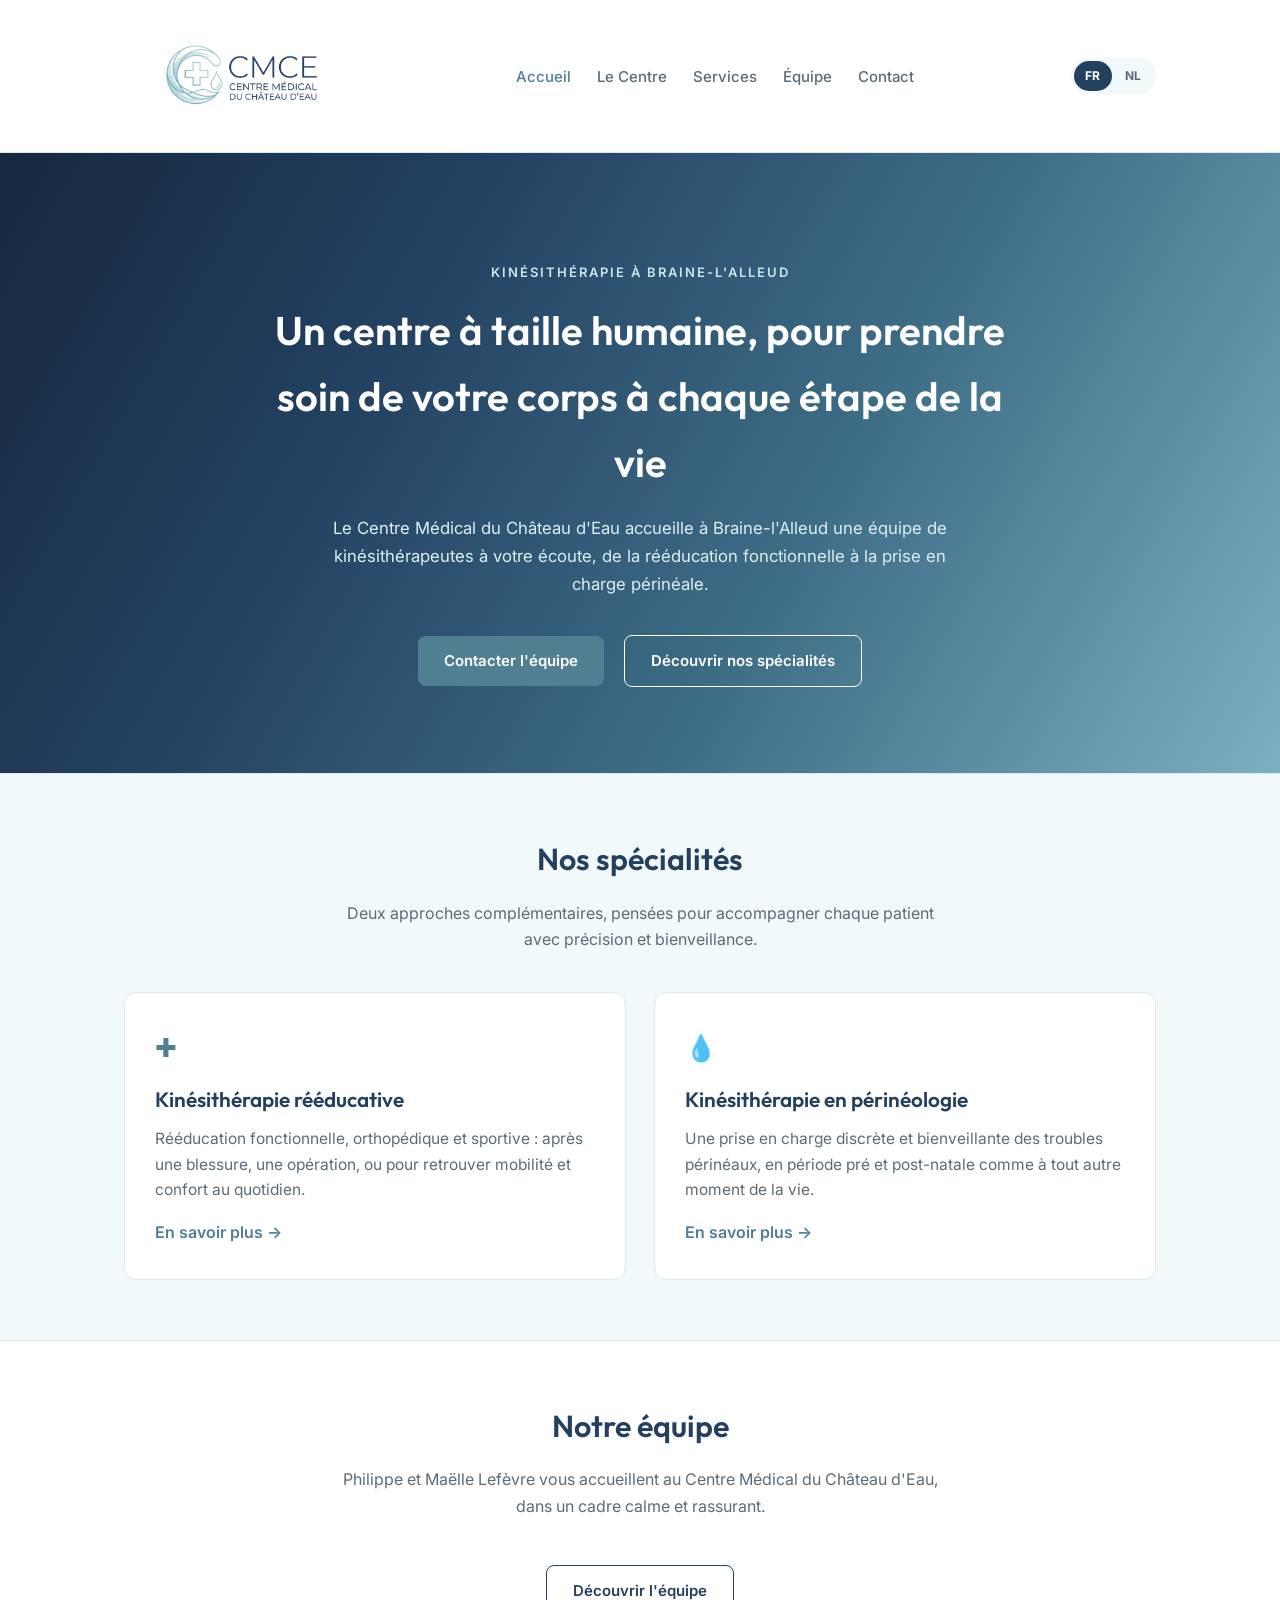
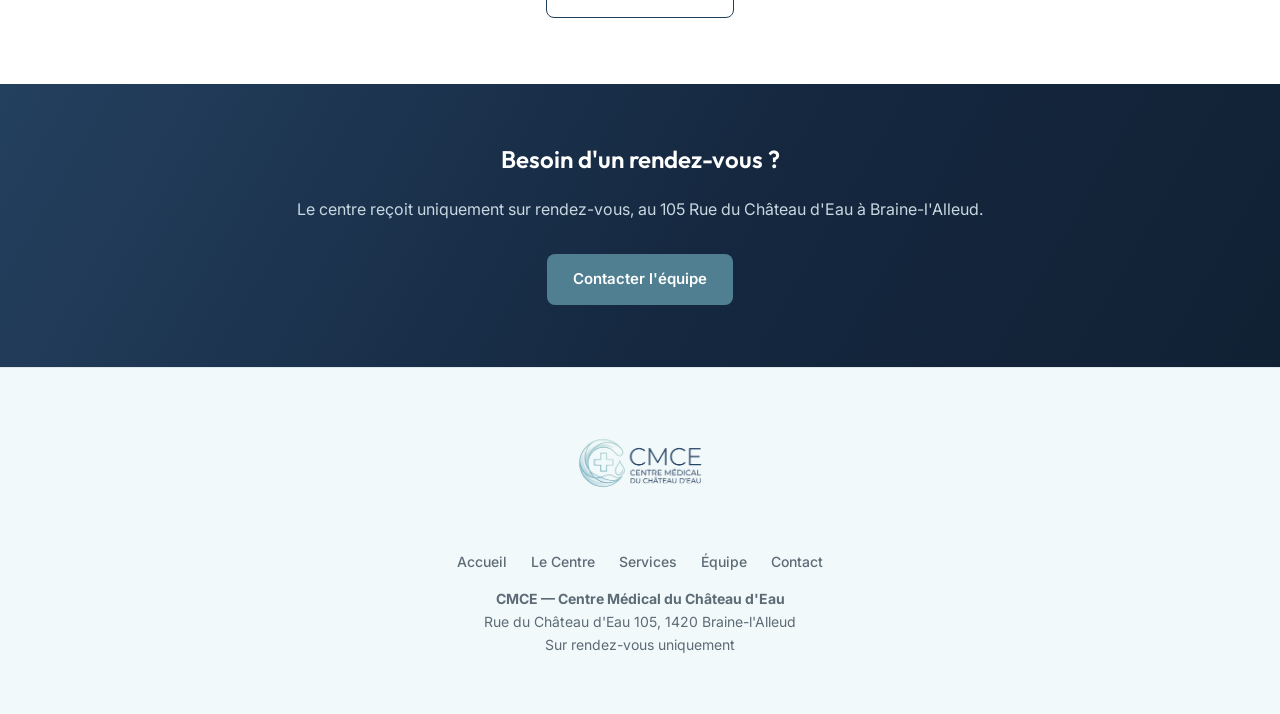
<file: index.html>
<!DOCTYPE html>
<html lang="fr">
<head>
<meta charset="UTF-8">
<meta name="viewport" content="width=device-width, initial-scale=1.0">
<title>CMCE — Centre Médical du Château d'Eau | Kinésithérapie à Braine-l'Alleud</title>
<meta name="description" content="Le Centre Médical du Château d'Eau accueille à Braine-l'Alleud une équipe de kinésithérapeutes : rééducation fonctionnelle et kinésithérapie périnéologique.">
<link rel="icon" href="favicon.png" type="image/png">
<link rel="apple-touch-icon" href="apple-touch-icon.png">
<link rel="preconnect" href="https://fonts.googleapis.com">
<link href="https://fonts.googleapis.com/css2?family=Outfit:wght@500;600;700&family=Inter:wght@400;500;600&display=swap" rel="stylesheet">
<link rel="stylesheet" href="css/style.css">
</head>
<body>

<header class="site-header">
  <div class="container">
    <a href="index.html" class="brand">
      <img src="images/logo.png" alt="CMCE — Centre Médical du Château d'Eau" class="brand-mark">
    </a>
    <nav class="main-nav">
      <ul>
        <li><a href="index.html" class="active">Accueil</a></li>
        <li><a href="le-centre.html">Le Centre</a></li>
        <li><a href="services.html">Services</a></li>
        <li><a href="equipe.html">Équipe</a></li>
        <li><a href="contact.html">Contact</a></li>
      </ul>
    </nav>
    <div class="lang-switch">
      <a href="index.html" class="active">FR</a>
      <a href="nl/index.html">NL</a>
    </div>
  </div>
</header>

<section class="hero">
  <div class="container">
    <p class="eyebrow">Kinésithérapie à Braine-l'Alleud</p>
    <h1>Un centre à taille humaine, pour prendre soin de votre corps à chaque étape de la vie</h1>
    <p class="lead">Le Centre Médical du Château d'Eau accueille à Braine-l'Alleud une équipe de kinésithérapeutes à votre écoute, de la rééducation fonctionnelle à la prise en charge périnéale.</p>
    <a href="equipe.html" class="btn btn-primary">Contacter l'équipe</a>
    <a href="services.html" class="btn btn-outline">Découvrir nos spécialités</a>
  </div>
</section>

<section class="alt">
  <div class="container">
    <h2 class="section-title">Nos spécialités</h2>
    <p class="section-intro">Deux approches complémentaires, pensées pour accompagner chaque patient avec précision et bienveillance.</p>
    <div class="grid-2">
      <div class="card">
        <span class="mark">✚</span>
        <h3>Kinésithérapie rééducative</h3>
        <p>Rééducation fonctionnelle, orthopédique et sportive : après une blessure, une opération, ou pour retrouver mobilité et confort au quotidien.</p>
        <a href="services.html" class="card-link">En savoir plus →</a>
      </div>
      <div class="card">
        <span class="mark">💧</span>
        <h3>Kinésithérapie en périnéologie</h3>
        <p>Une prise en charge discrète et bienveillante des troubles périnéaux, en période pré et post-natale comme à tout autre moment de la vie.</p>
        <a href="services.html" class="card-link">En savoir plus →</a>
      </div>
    </div>
  </div>
</section>

<section>
  <div class="container">
    <h2 class="section-title">Notre équipe</h2>
    <p class="section-intro">Philippe et Maëlle Lefèvre vous accueillent au Centre Médical du Château d'Eau, dans un cadre calme et rassurant.</p>
    <div style="text-align:center;">
      <a href="equipe.html" class="btn btn-outline">Découvrir l'équipe</a>
    </div>
  </div>
</section>

<section class="cta-band">
  <div class="container">
    <h2>Besoin d'un rendez-vous ?</h2>
    <p>Le centre reçoit uniquement sur rendez-vous, au 105 Rue du Château d'Eau à Braine-l'Alleud.</p>
    <a href="equipe.html" class="btn btn-primary">Contacter l'équipe</a>
  </div>
</section>

<footer>
  <div class="container">
    <img src="images/logo.png" alt="CMCE" class="footer-logo">
    <div class="footer-nav">
      <a href="index.html">Accueil</a>
      <a href="le-centre.html">Le Centre</a>
      <a href="services.html">Services</a>
      <a href="equipe.html">Équipe</a>
      <a href="contact.html">Contact</a>
    </div>
    <p><strong>CMCE — Centre Médical du Château d'Eau</strong><br>
    Rue du Château d'Eau 105, 1420 Braine-l'Alleud<br>
    Sur rendez-vous uniquement</p>
  </div>
</footer>

</body>
</html>
</file>
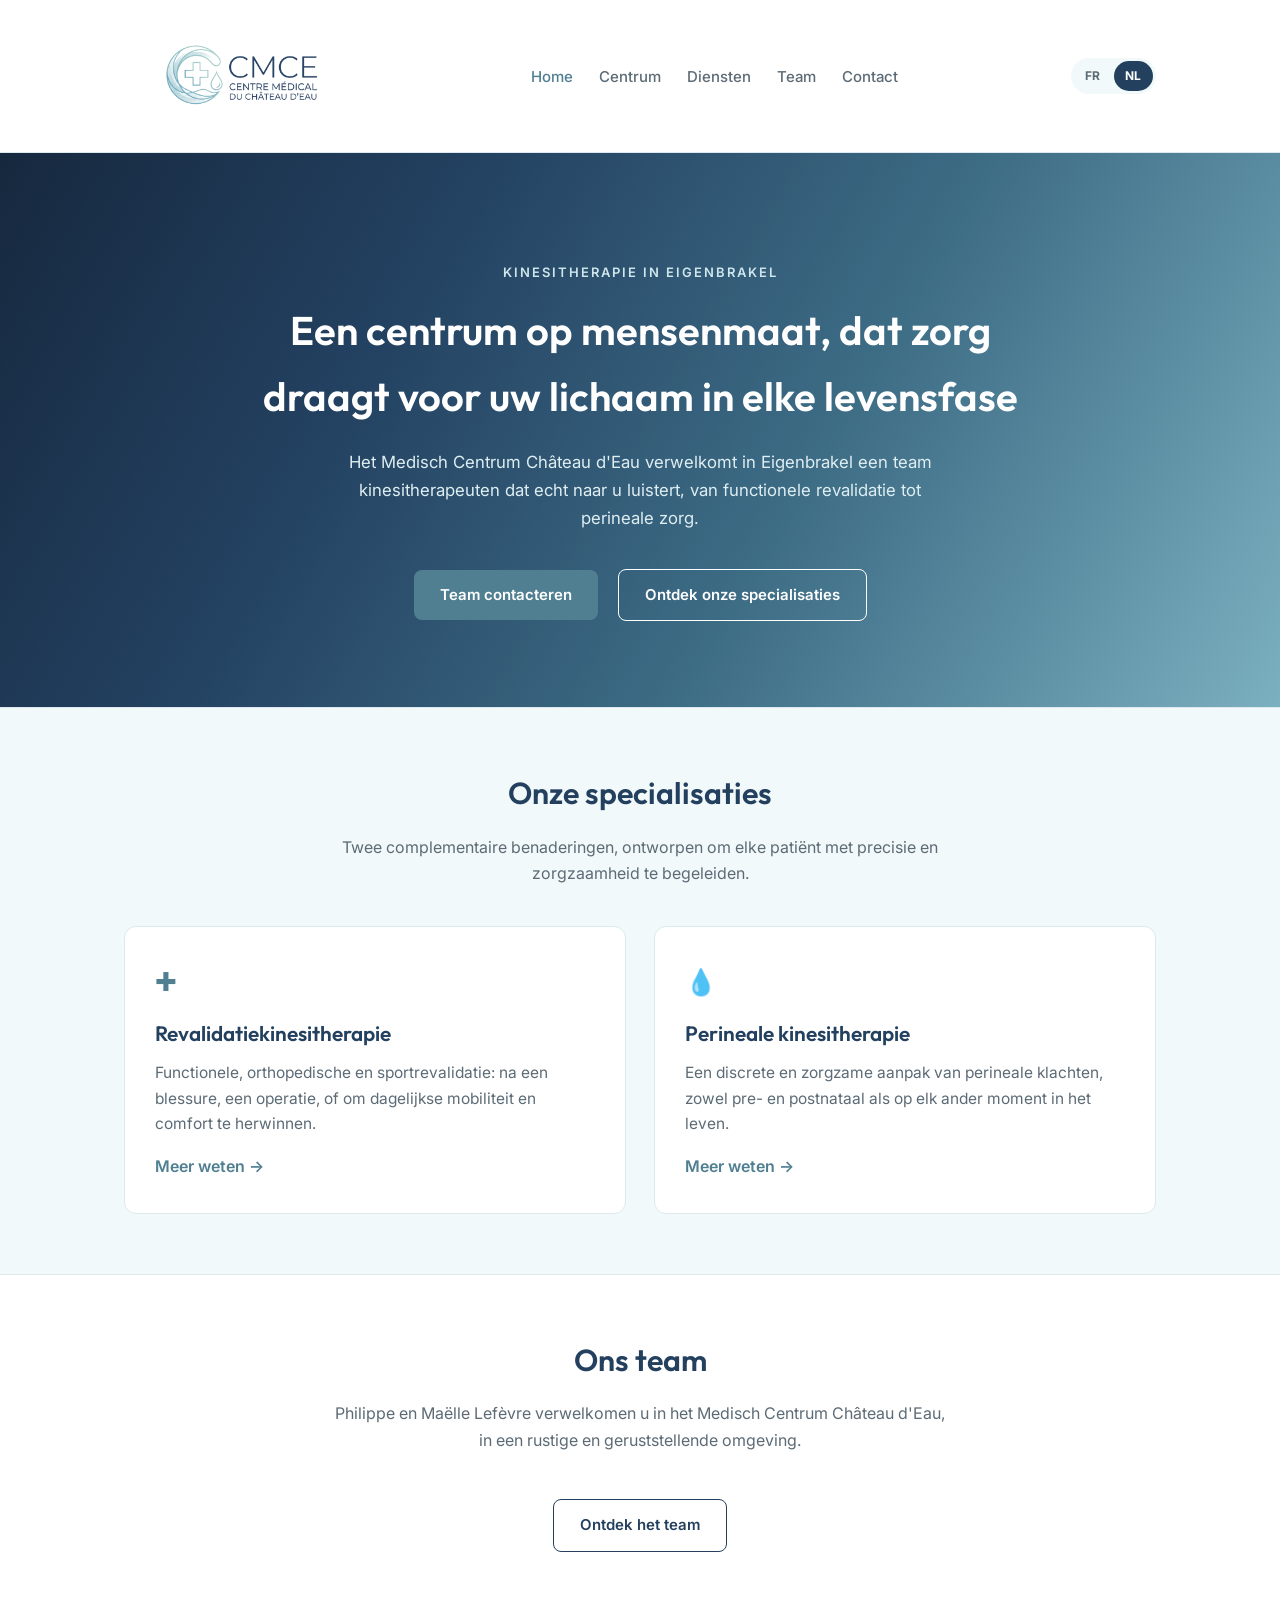
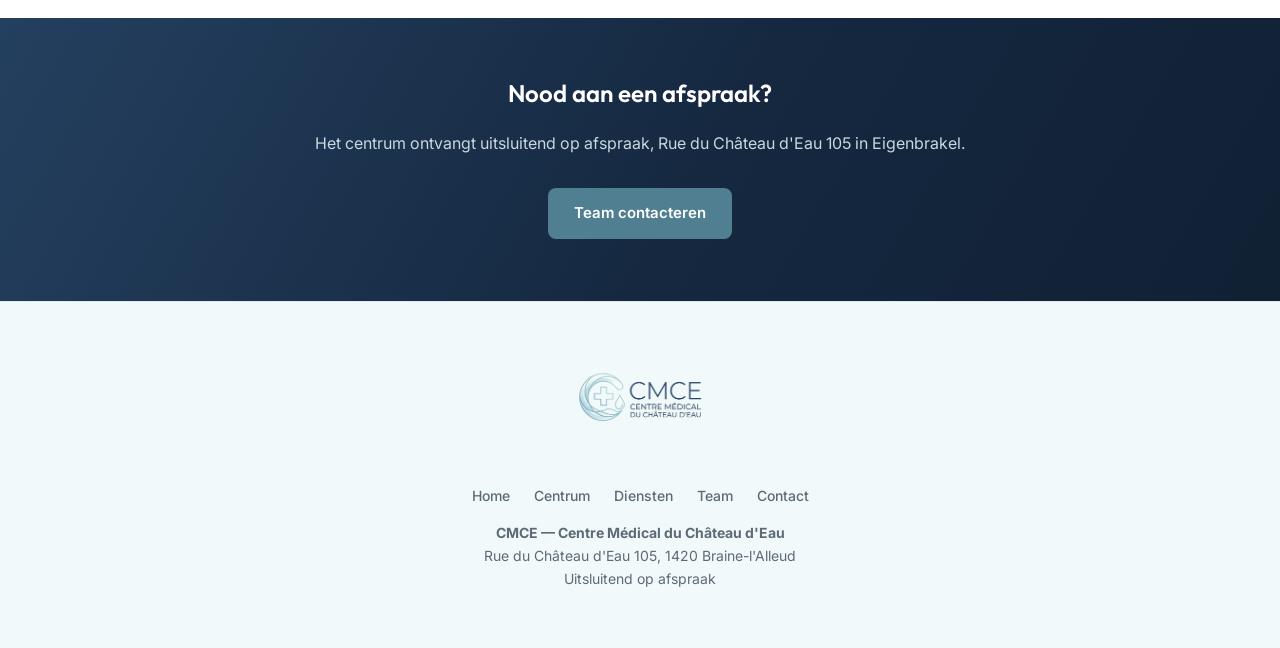
<file: nl/index.html>
<!DOCTYPE html>
<html lang="nl">
<head>
<meta charset="UTF-8">
<meta name="viewport" content="width=device-width, initial-scale=1.0">
<title>CMCE — Medisch Centrum Château d'Eau | Kinesitherapie in Eigenbrakel</title>
<meta name="description" content="Het Medisch Centrum Château d'Eau verwelkomt in Eigenbrakel (Braine-l'Alleud) een team kinesitherapeuten: functionele revalidatie en perineale kinesitherapie.">
<link rel="icon" href="../favicon.png" type="image/png">
<link rel="apple-touch-icon" href="../apple-touch-icon.png">
<link rel="preconnect" href="https://fonts.googleapis.com">
<link href="https://fonts.googleapis.com/css2?family=Outfit:wght@500;600;700&family=Inter:wght@400;500;600&display=swap" rel="stylesheet">
<link rel="stylesheet" href="../css/style.css">
</head>
<body>

<header class="site-header">
  <div class="container">
    <a href="index.html" class="brand">
      <img src="../images/logo.png" alt="CMCE — Medisch Centrum Château d'Eau" class="brand-mark">
    </a>
    <nav class="main-nav">
      <ul>
        <li><a href="index.html" class="active">Home</a></li>
        <li><a href="centrum.html">Centrum</a></li>
        <li><a href="diensten.html">Diensten</a></li>
        <li><a href="team.html">Team</a></li>
        <li><a href="contact.html">Contact</a></li>
      </ul>
    </nav>
    <div class="lang-switch">
      <a href="../index.html">FR</a>
      <a href="index.html" class="active">NL</a>
    </div>
  </div>
</header>

<section class="hero">
  <div class="container">
    <p class="eyebrow">Kinesitherapie in Eigenbrakel</p>
    <h1>Een centrum op mensenmaat, dat zorg draagt voor uw lichaam in elke levensfase</h1>
    <p class="lead">Het Medisch Centrum Château d'Eau verwelkomt in Eigenbrakel een team kinesitherapeuten dat echt naar u luistert, van functionele revalidatie tot perineale zorg.</p>
    <a href="team.html" class="btn btn-primary">Team contacteren</a>
    <a href="diensten.html" class="btn btn-outline">Ontdek onze specialisaties</a>
  </div>
</section>

<section class="alt">
  <div class="container">
    <h2 class="section-title">Onze specialisaties</h2>
    <p class="section-intro">Twee complementaire benaderingen, ontworpen om elke patiënt met precisie en zorgzaamheid te begeleiden.</p>
    <div class="grid-2">
      <div class="card">
        <span class="mark">✚</span>
        <h3>Revalidatiekinesitherapie</h3>
        <p>Functionele, orthopedische en sportrevalidatie: na een blessure, een operatie, of om dagelijkse mobiliteit en comfort te herwinnen.</p>
        <a href="diensten.html" class="card-link">Meer weten →</a>
      </div>
      <div class="card">
        <span class="mark">💧</span>
        <h3>Perineale kinesitherapie</h3>
        <p>Een discrete en zorgzame aanpak van perineale klachten, zowel pre- en postnataal als op elk ander moment in het leven.</p>
        <a href="diensten.html" class="card-link">Meer weten →</a>
      </div>
    </div>
  </div>
</section>

<section>
  <div class="container">
    <h2 class="section-title">Ons team</h2>
    <p class="section-intro">Philippe en Maëlle Lefèvre verwelkomen u in het Medisch Centrum Château d'Eau, in een rustige en geruststellende omgeving.</p>
    <div style="text-align:center;">
      <a href="team.html" class="btn btn-outline">Ontdek het team</a>
    </div>
  </div>
</section>

<section class="cta-band">
  <div class="container">
    <h2>Nood aan een afspraak?</h2>
    <p>Het centrum ontvangt uitsluitend op afspraak, Rue du Château d'Eau 105 in Eigenbrakel.</p>
    <a href="team.html" class="btn btn-primary">Team contacteren</a>
  </div>
</section>

<footer>
  <div class="container">
    <img src="../images/logo.png" alt="CMCE" class="footer-logo">
    <div class="footer-nav">
      <a href="index.html">Home</a>
      <a href="centrum.html">Centrum</a>
      <a href="diensten.html">Diensten</a>
      <a href="team.html">Team</a>
      <a href="contact.html">Contact</a>
    </div>
    <p><strong>CMCE — Centre Médical du Château d'Eau</strong><br>
    Rue du Château d'Eau 105, 1420 Braine-l'Alleud<br>
    Uitsluitend op afspraak</p>
  </div>
</footer>

</body>
</html>
</file>
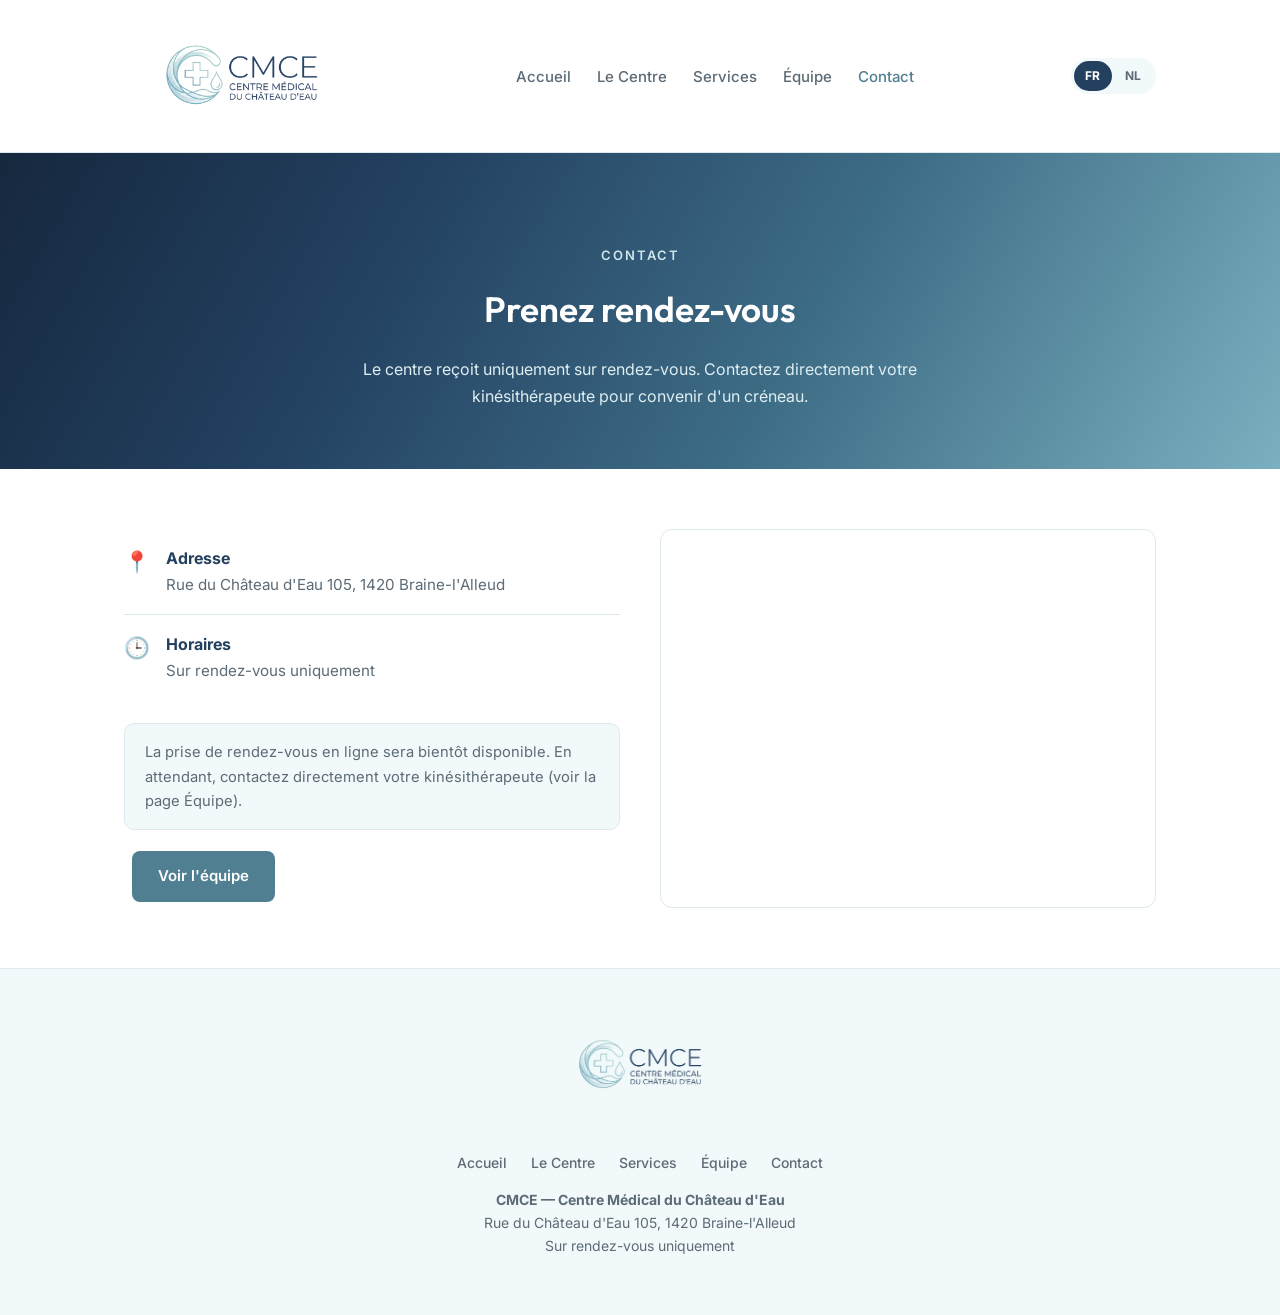
<file: contact.html>
<!DOCTYPE html>
<html lang="fr">
<head>
<meta charset="UTF-8">
<meta name="viewport" content="width=device-width, initial-scale=1.0">
<title>Contact — CMCE Centre Médical du Château d'Eau</title>
<meta name="description" content="Contactez le Centre Médical du Château d'Eau à Braine-l'Alleud. Adresse, horaires et prise de rendez-vous.">
<link rel="icon" href="favicon.png" type="image/png">
<link rel="apple-touch-icon" href="apple-touch-icon.png">
<link rel="preconnect" href="https://fonts.googleapis.com">
<link href="https://fonts.googleapis.com/css2?family=Outfit:wght@500;600;700&family=Inter:wght@400;500;600&display=swap" rel="stylesheet">
<link rel="stylesheet" href="css/style.css">
</head>
<body>

<header class="site-header">
  <div class="container">
    <a href="index.html" class="brand">
      <img src="images/logo.png" alt="CMCE — Centre Médical du Château d'Eau" class="brand-mark">
    </a>
    <nav class="main-nav">
      <ul>
        <li><a href="index.html">Accueil</a></li>
        <li><a href="le-centre.html">Le Centre</a></li>
        <li><a href="services.html">Services</a></li>
        <li><a href="equipe.html">Équipe</a></li>
        <li><a href="contact.html" class="active">Contact</a></li>
      </ul>
    </nav>
    <div class="lang-switch">
      <a href="contact.html" class="active">FR</a>
      <a href="nl/contact.html">NL</a>
    </div>
  </div>
</header>

<section class="page-header">
  <div class="container">
    <p class="eyebrow">Contact</p>
    <h1>Prenez rendez-vous</h1>
    <p>Le centre reçoit uniquement sur rendez-vous. Contactez directement votre kinésithérapeute pour convenir d'un créneau.</p>
  </div>
</section>

<section>
  <div class="container">
    <div class="contact-grid">
      <div>
        <ul class="info-list">
          <li>
            <span class="mark">📍</span>
            <div>
              <strong>Adresse</strong>
              <span>Rue du Château d'Eau 105, 1420 Braine-l'Alleud</span>
            </div>
          </li>
          <li>
            <span class="mark">🕒</span>
            <div>
              <strong>Horaires</strong>
              <span>Sur rendez-vous uniquement</span>
            </div>
          </li>
        </ul>
        <p class="service-note">La prise de rendez-vous en ligne sera bientôt disponible. En attendant, contactez directement votre kinésithérapeute (voir la page Équipe).</p>
        <a href="equipe.html" class="btn btn-primary">Voir l'équipe</a>
      </div>
      <div class="map-frame">
        <iframe
          src="https://www.google.com/maps?q=Rue+du+Ch%C3%A2teau+d%27Eau+105%2C+1420+Braine-l%27Alleud%2C+Belgique&output=embed"
          allowfullscreen loading="lazy" referrerpolicy="no-referrer-when-downgrade"
          title="Localisation du Centre Médical du Château d'Eau"></iframe>
      </div>
    </div>
  </div>
</section>

<footer>
  <div class="container">
    <img src="images/logo.png" alt="CMCE" class="footer-logo">
    <div class="footer-nav">
      <a href="index.html">Accueil</a>
      <a href="le-centre.html">Le Centre</a>
      <a href="services.html">Services</a>
      <a href="equipe.html">Équipe</a>
      <a href="contact.html">Contact</a>
    </div>
    <p><strong>CMCE — Centre Médical du Château d'Eau</strong><br>
    Rue du Château d'Eau 105, 1420 Braine-l'Alleud<br>
    Sur rendez-vous uniquement</p>
  </div>
</footer>

</body>
</html>
</file>
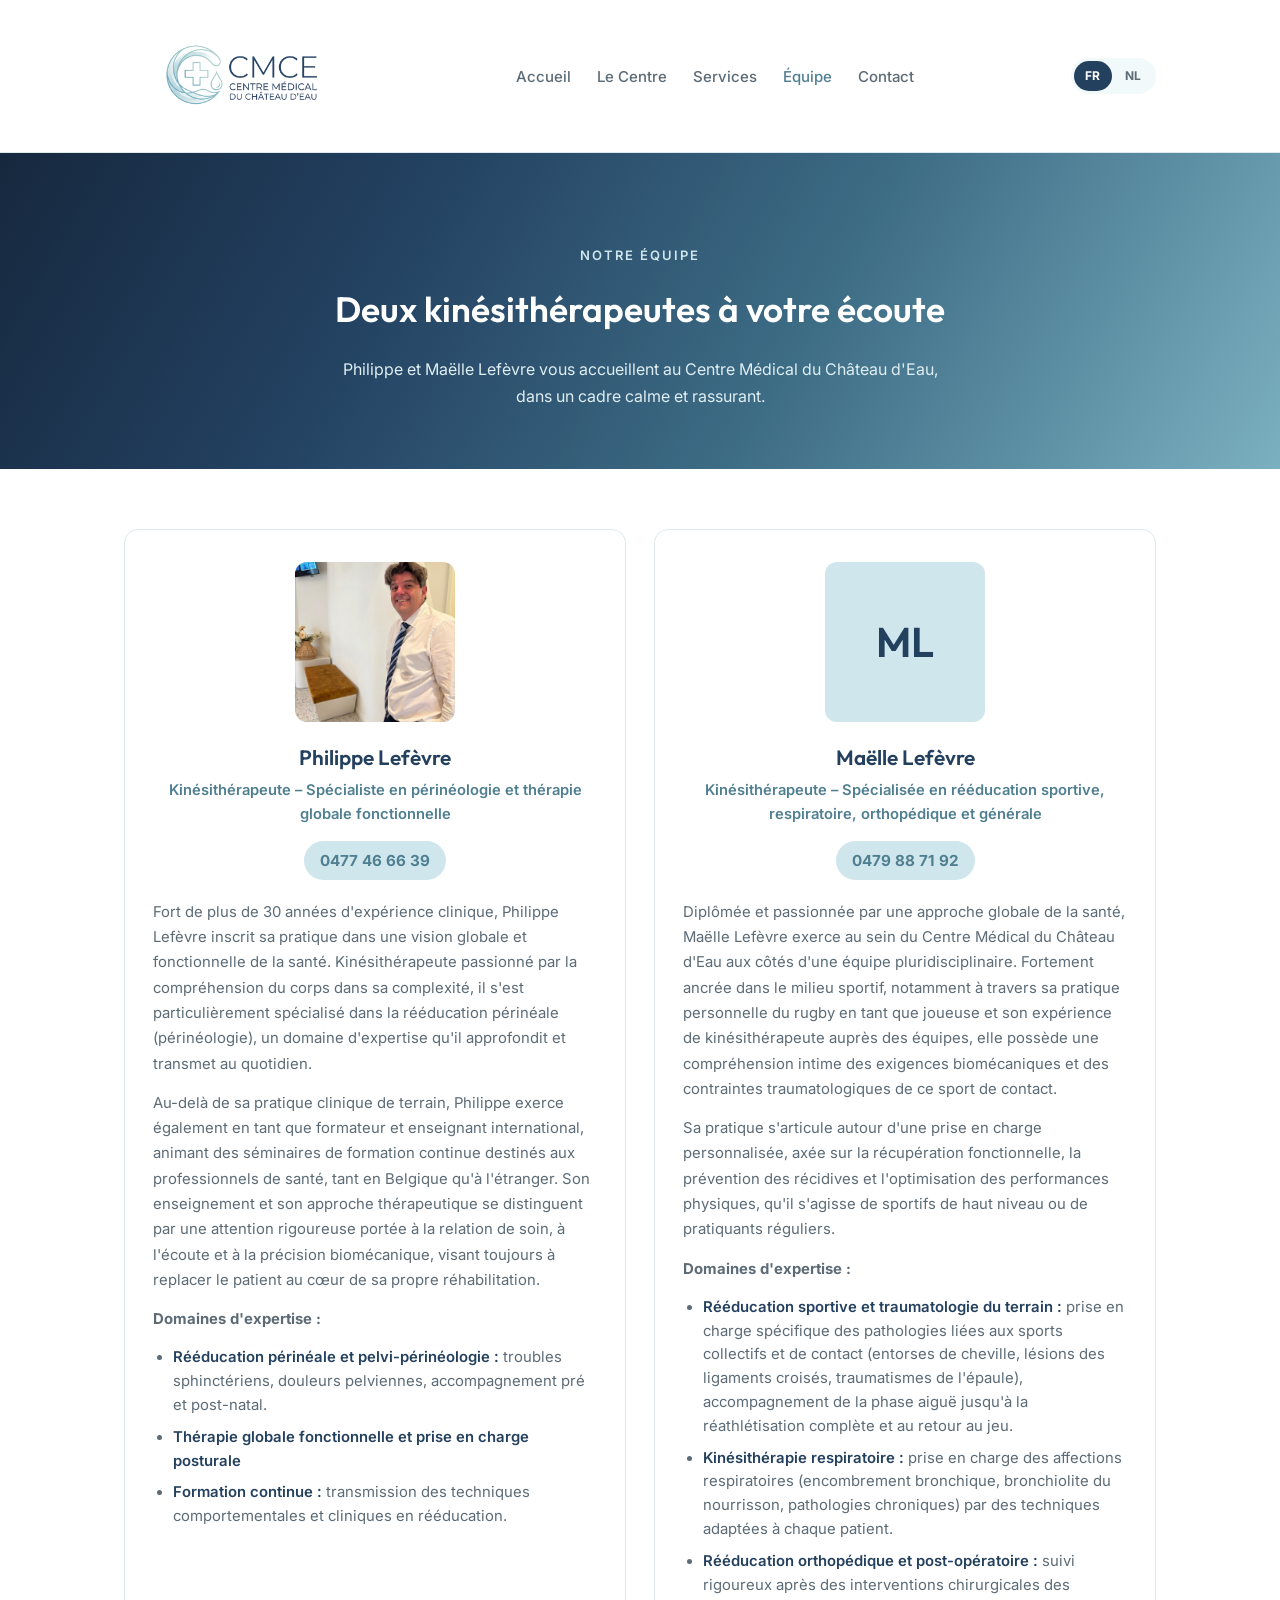
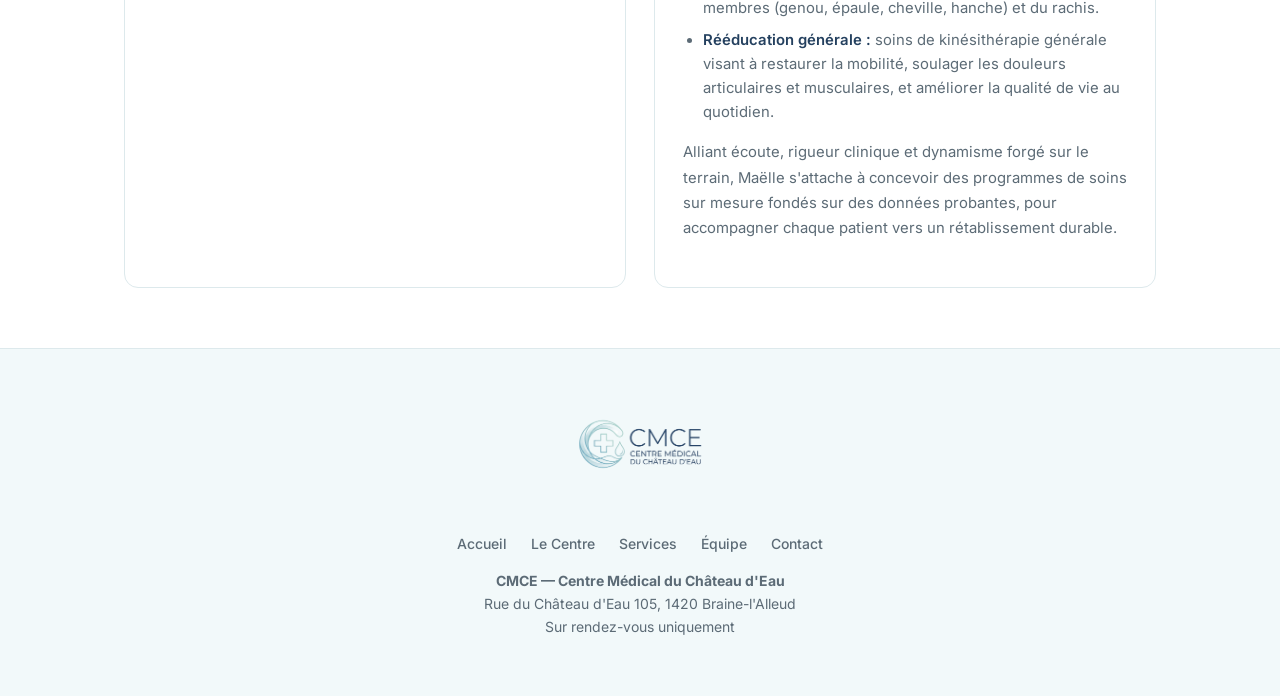
<file: equipe.html>
<!DOCTYPE html>
<html lang="fr">
<head>
<meta charset="UTF-8">
<meta name="viewport" content="width=device-width, initial-scale=1.0">
<title>Notre équipe — CMCE Centre Médical du Château d'Eau</title>
<meta name="description" content="Philippe et Maëlle Lefèvre, kinésithérapeutes au Centre Médical du Château d'Eau à Braine-l'Alleud.">
<link rel="icon" href="favicon.png" type="image/png">
<link rel="apple-touch-icon" href="apple-touch-icon.png">
<link rel="preconnect" href="https://fonts.googleapis.com">
<link href="https://fonts.googleapis.com/css2?family=Outfit:wght@500;600;700&family=Inter:wght@400;500;600&display=swap" rel="stylesheet">
<link rel="stylesheet" href="css/style.css">
</head>
<body>

<header class="site-header">
  <div class="container">
    <a href="index.html" class="brand">
      <img src="images/logo.png" alt="CMCE — Centre Médical du Château d'Eau" class="brand-mark">
    </a>
    <nav class="main-nav">
      <ul>
        <li><a href="index.html">Accueil</a></li>
        <li><a href="le-centre.html">Le Centre</a></li>
        <li><a href="services.html">Services</a></li>
        <li><a href="equipe.html" class="active">Équipe</a></li>
        <li><a href="contact.html">Contact</a></li>
      </ul>
    </nav>
    <div class="lang-switch">
      <a href="equipe.html" class="active">FR</a>
      <a href="nl/team.html">NL</a>
    </div>
  </div>
</header>

<section class="page-header">
  <div class="container">
    <p class="eyebrow">Notre équipe</p>
    <h1>Deux kinésithérapeutes à votre écoute</h1>
    <p>Philippe et Maëlle Lefèvre vous accueillent au Centre Médical du Château d'Eau, dans un cadre calme et rassurant.</p>
  </div>
</section>

<section>
  <div class="container">
    <div class="grid-2">
      <div class="team-card">
        <img src="images/philippe-lefevre.jpg" alt="Philippe Lefèvre, kinésithérapeute" class="team-photo">
        <h3>Philippe Lefèvre</h3>
        <p class="team-role">Kinésithérapeute – Spécialiste en périnéologie et thérapie globale fonctionnelle</p>
        <p class="team-phone"><a href="tel:+32477466639">0477 46 66 39</a></p>
        <div class="team-bio">
          <p>Fort de plus de 30 années d'expérience clinique, Philippe Lefèvre inscrit sa pratique dans une vision globale et fonctionnelle de la santé. Kinésithérapeute passionné par la compréhension du corps dans sa complexité, il s'est particulièrement spécialisé dans la rééducation périnéale (périnéologie), un domaine d'expertise qu'il approfondit et transmet au quotidien.</p>
          <p>Au-delà de sa pratique clinique de terrain, Philippe exerce également en tant que formateur et enseignant international, animant des séminaires de formation continue destinés aux professionnels de santé, tant en Belgique qu'à l'étranger. Son enseignement et son approche thérapeutique se distinguent par une attention rigoureuse portée à la relation de soin, à l'écoute et à la précision biomécanique, visant toujours à replacer le patient au cœur de sa propre réhabilitation.</p>
          <p class="profile-subhead">Domaines d'expertise :</p>
          <ul>
            <li><strong>Rééducation périnéale et pelvi-périnéologie :</strong> troubles sphinctériens, douleurs pelviennes, accompagnement pré et post-natal.</li>
            <li><strong>Thérapie globale fonctionnelle et prise en charge posturale</strong></li>
            <li><strong>Formation continue :</strong> transmission des techniques comportementales et cliniques en rééducation.</li>
          </ul>
        </div>
      </div>
      <div class="team-card">
        <div class="team-monogram">ML</div>
        <h3>Maëlle Lefèvre</h3>
        <p class="team-role">Kinésithérapeute – Spécialisée en rééducation sportive, respiratoire, orthopédique et générale</p>
        <p class="team-phone"><a href="tel:+32479887192">0479 88 71 92</a></p>
        <div class="team-bio">
          <p>Diplômée et passionnée par une approche globale de la santé, Maëlle Lefèvre exerce au sein du Centre Médical du Château d'Eau aux côtés d'une équipe pluridisciplinaire. Fortement ancrée dans le milieu sportif, notamment à travers sa pratique personnelle du rugby en tant que joueuse et son expérience de kinésithérapeute auprès des équipes, elle possède une compréhension intime des exigences biomécaniques et des contraintes traumatologiques de ce sport de contact.</p>
          <p>Sa pratique s'articule autour d'une prise en charge personnalisée, axée sur la récupération fonctionnelle, la prévention des récidives et l'optimisation des performances physiques, qu'il s'agisse de sportifs de haut niveau ou de pratiquants réguliers.</p>
          <p class="profile-subhead">Domaines d'expertise :</p>
          <ul>
            <li><strong>Rééducation sportive et traumatologie du terrain :</strong> prise en charge spécifique des pathologies liées aux sports collectifs et de contact (entorses de cheville, lésions des ligaments croisés, traumatismes de l'épaule), accompagnement de la phase aiguë jusqu'à la réathlétisation complète et au retour au jeu.</li>
            <li><strong>Kinésithérapie respiratoire :</strong> prise en charge des affections respiratoires (encombrement bronchique, bronchiolite du nourrisson, pathologies chroniques) par des techniques adaptées à chaque patient.</li>
            <li><strong>Rééducation orthopédique et post-opératoire :</strong> suivi rigoureux après des interventions chirurgicales des membres (genou, épaule, cheville, hanche) et du rachis.</li>
            <li><strong>Rééducation générale :</strong> soins de kinésithérapie générale visant à restaurer la mobilité, soulager les douleurs articulaires et musculaires, et améliorer la qualité de vie au quotidien.</li>
          </ul>
          <p>Alliant écoute, rigueur clinique et dynamisme forgé sur le terrain, Maëlle s'attache à concevoir des programmes de soins sur mesure fondés sur des données probantes, pour accompagner chaque patient vers un rétablissement durable.</p>
        </div>
      </div>
    </div>
  </div>
</section>

<footer>
  <div class="container">
    <img src="images/logo.png" alt="CMCE" class="footer-logo">
    <div class="footer-nav">
      <a href="index.html">Accueil</a>
      <a href="le-centre.html">Le Centre</a>
      <a href="services.html">Services</a>
      <a href="equipe.html">Équipe</a>
      <a href="contact.html">Contact</a>
    </div>
    <p><strong>CMCE — Centre Médical du Château d'Eau</strong><br>
    Rue du Château d'Eau 105, 1420 Braine-l'Alleud<br>
    Sur rendez-vous uniquement</p>
  </div>
</footer>

</body>
</html>
</file>
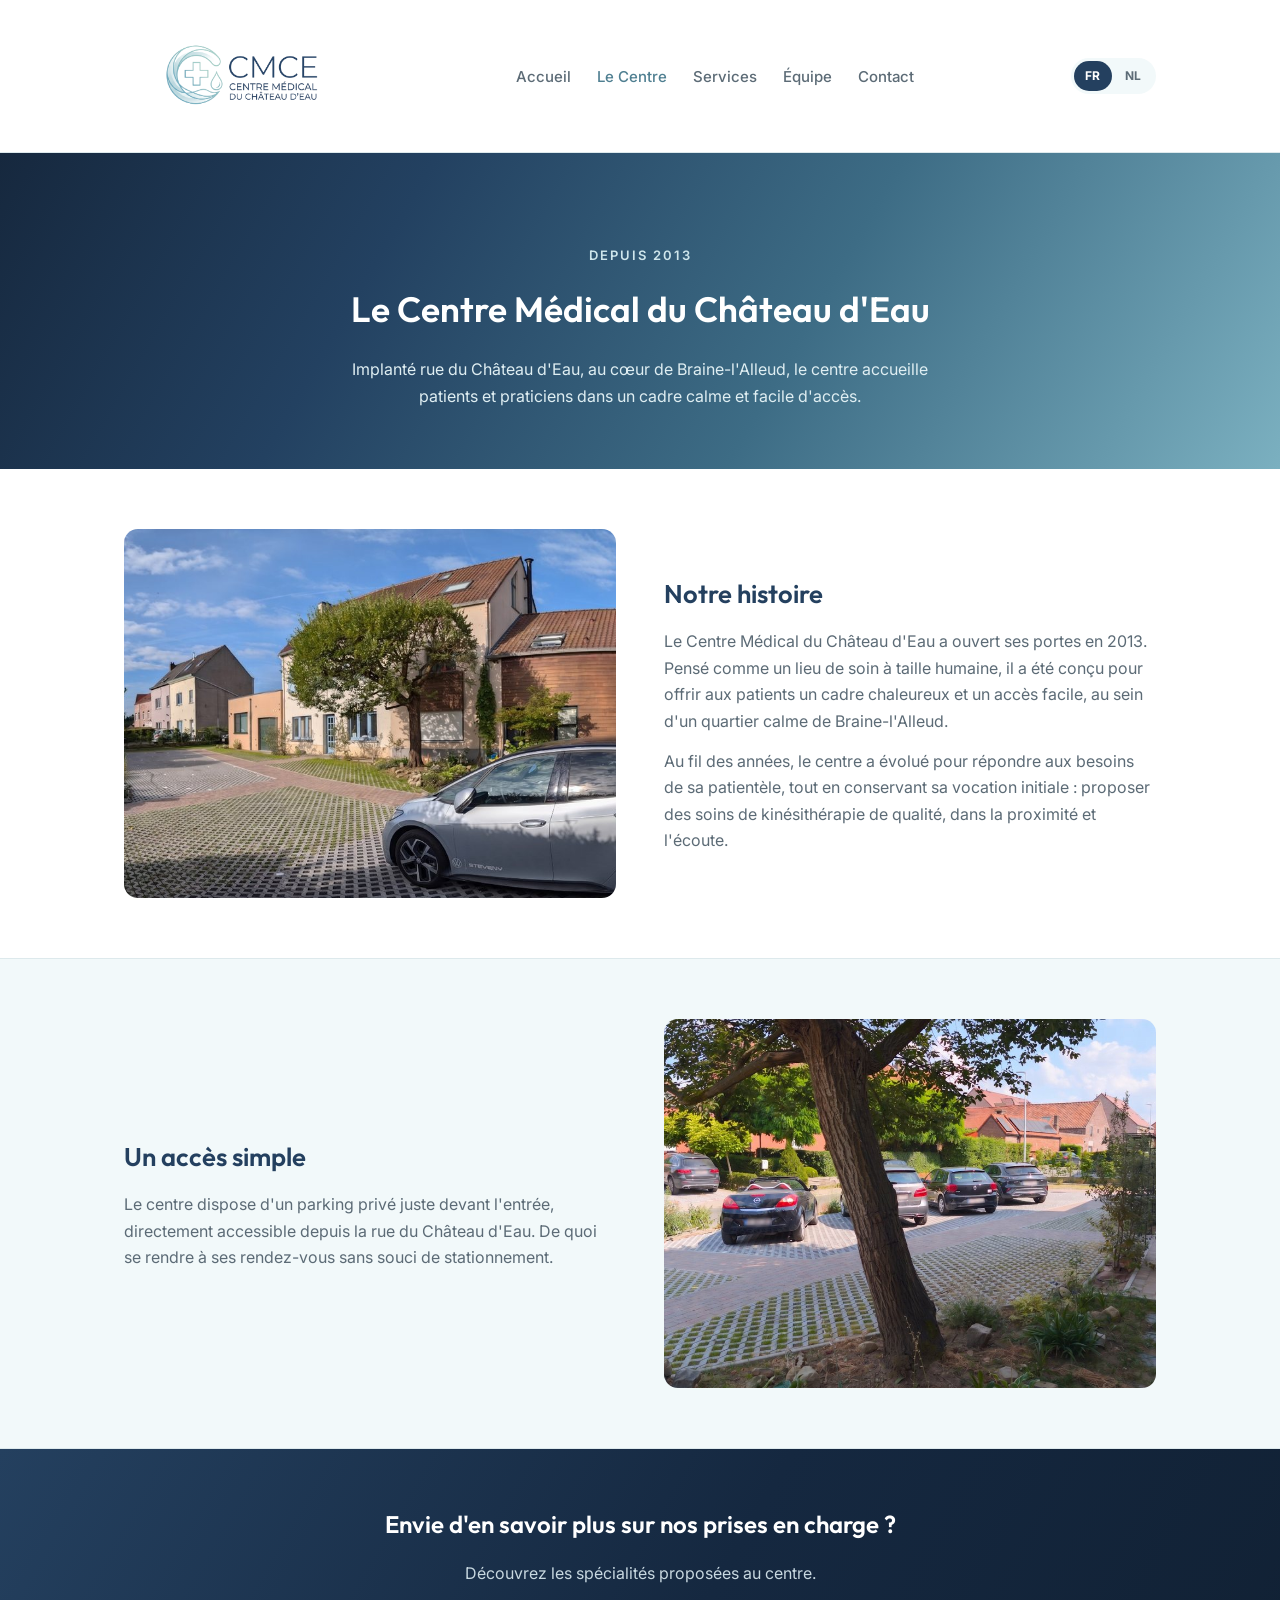
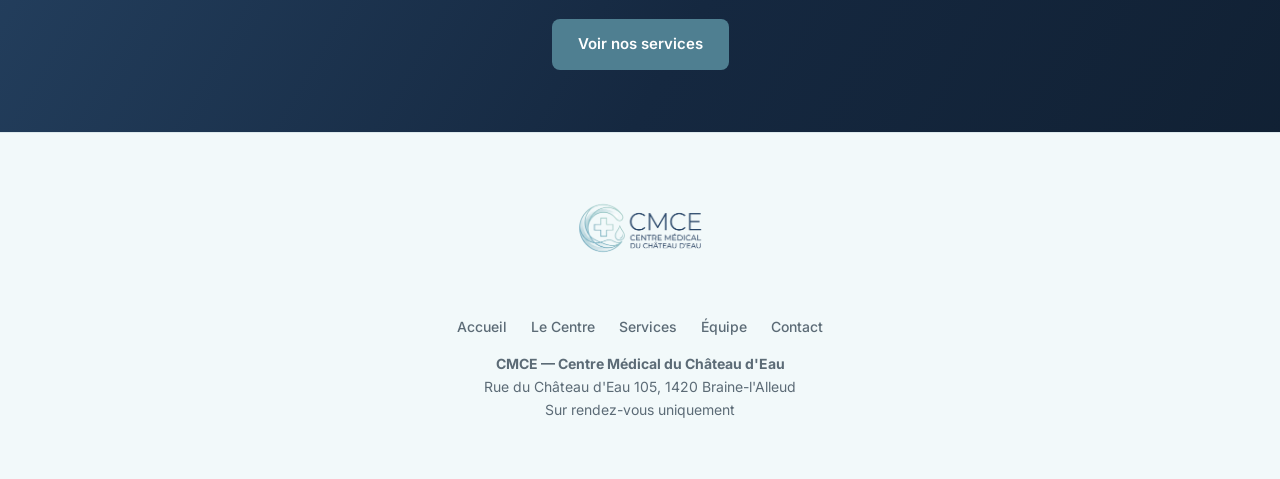
<file: le-centre.html>
<!DOCTYPE html>
<html lang="fr">
<head>
<meta charset="UTF-8">
<meta name="viewport" content="width=device-width, initial-scale=1.0">
<title>Le Centre — CMCE Centre Médical du Château d'Eau</title>
<meta name="description" content="Depuis 2013, le Centre Médical du Château d'Eau accueille patients et kinésithérapeutes à Braine-l'Alleud, rue du Château d'Eau.">
<link rel="icon" href="favicon.png" type="image/png">
<link rel="apple-touch-icon" href="apple-touch-icon.png">
<link rel="preconnect" href="https://fonts.googleapis.com">
<link href="https://fonts.googleapis.com/css2?family=Outfit:wght@500;600;700&family=Inter:wght@400;500;600&display=swap" rel="stylesheet">
<link rel="stylesheet" href="css/style.css">
</head>
<body>

<header class="site-header">
  <div class="container">
    <a href="index.html" class="brand">
      <img src="images/logo.png" alt="CMCE — Centre Médical du Château d'Eau" class="brand-mark">
    </a>
    <nav class="main-nav">
      <ul>
        <li><a href="index.html">Accueil</a></li>
        <li><a href="le-centre.html" class="active">Le Centre</a></li>
        <li><a href="services.html">Services</a></li>
        <li><a href="equipe.html">Équipe</a></li>
        <li><a href="contact.html">Contact</a></li>
      </ul>
    </nav>
    <div class="lang-switch">
      <a href="le-centre.html" class="active">FR</a>
      <a href="nl/centrum.html">NL</a>
    </div>
  </div>
</header>

<section class="page-header">
  <div class="container">
    <p class="eyebrow">Depuis 2013</p>
    <h1>Le Centre Médical du Château d'Eau</h1>
    <p>Implanté rue du Château d'Eau, au cœur de Braine-l'Alleud, le centre accueille patients et praticiens dans un cadre calme et facile d'accès.</p>
  </div>
</section>

<section>
  <div class="container">
    <div class="history-grid">
      <div class="history-photo">
        <img src="images/centre-facade.jpg" alt="Façade du Centre Médical du Château d'Eau à Braine-l'Alleud">
      </div>
      <div class="history-text">
        <h2>Notre histoire</h2>
        <p>Le Centre Médical du Château d'Eau a ouvert ses portes en 2013. Pensé comme un lieu de soin à taille humaine, il a été conçu pour offrir aux patients un cadre chaleureux et un accès facile, au sein d'un quartier calme de Braine-l'Alleud.</p>
        <p>Au fil des années, le centre a évolué pour répondre aux besoins de sa patientèle, tout en conservant sa vocation initiale : proposer des soins de kinésithérapie de qualité, dans la proximité et l'écoute.</p>
      </div>
    </div>
  </div>
</section>

<section class="alt">
  <div class="container">
    <div class="history-grid reverse">
      <div class="history-photo">
        <img src="images/centre-parking.jpg" alt="Parking privé du Centre Médical du Château d'Eau">
      </div>
      <div class="history-text">
        <h2>Un accès simple</h2>
        <p>Le centre dispose d'un parking privé juste devant l'entrée, directement accessible depuis la rue du Château d'Eau. De quoi se rendre à ses rendez-vous sans souci de stationnement.</p>
      </div>
    </div>
  </div>
</section>

<section class="cta-band">
  <div class="container">
    <h2>Envie d'en savoir plus sur nos prises en charge ?</h2>
    <p>Découvrez les spécialités proposées au centre.</p>
    <a href="services.html" class="btn btn-primary">Voir nos services</a>
  </div>
</section>

<footer>
  <div class="container">
    <img src="images/logo.png" alt="CMCE" class="footer-logo">
    <div class="footer-nav">
      <a href="index.html">Accueil</a>
      <a href="le-centre.html">Le Centre</a>
      <a href="services.html">Services</a>
      <a href="equipe.html">Équipe</a>
      <a href="contact.html">Contact</a>
    </div>
    <p><strong>CMCE — Centre Médical du Château d'Eau</strong><br>
    Rue du Château d'Eau 105, 1420 Braine-l'Alleud<br>
    Sur rendez-vous uniquement</p>
  </div>
</footer>

</body>
</html>
</file>
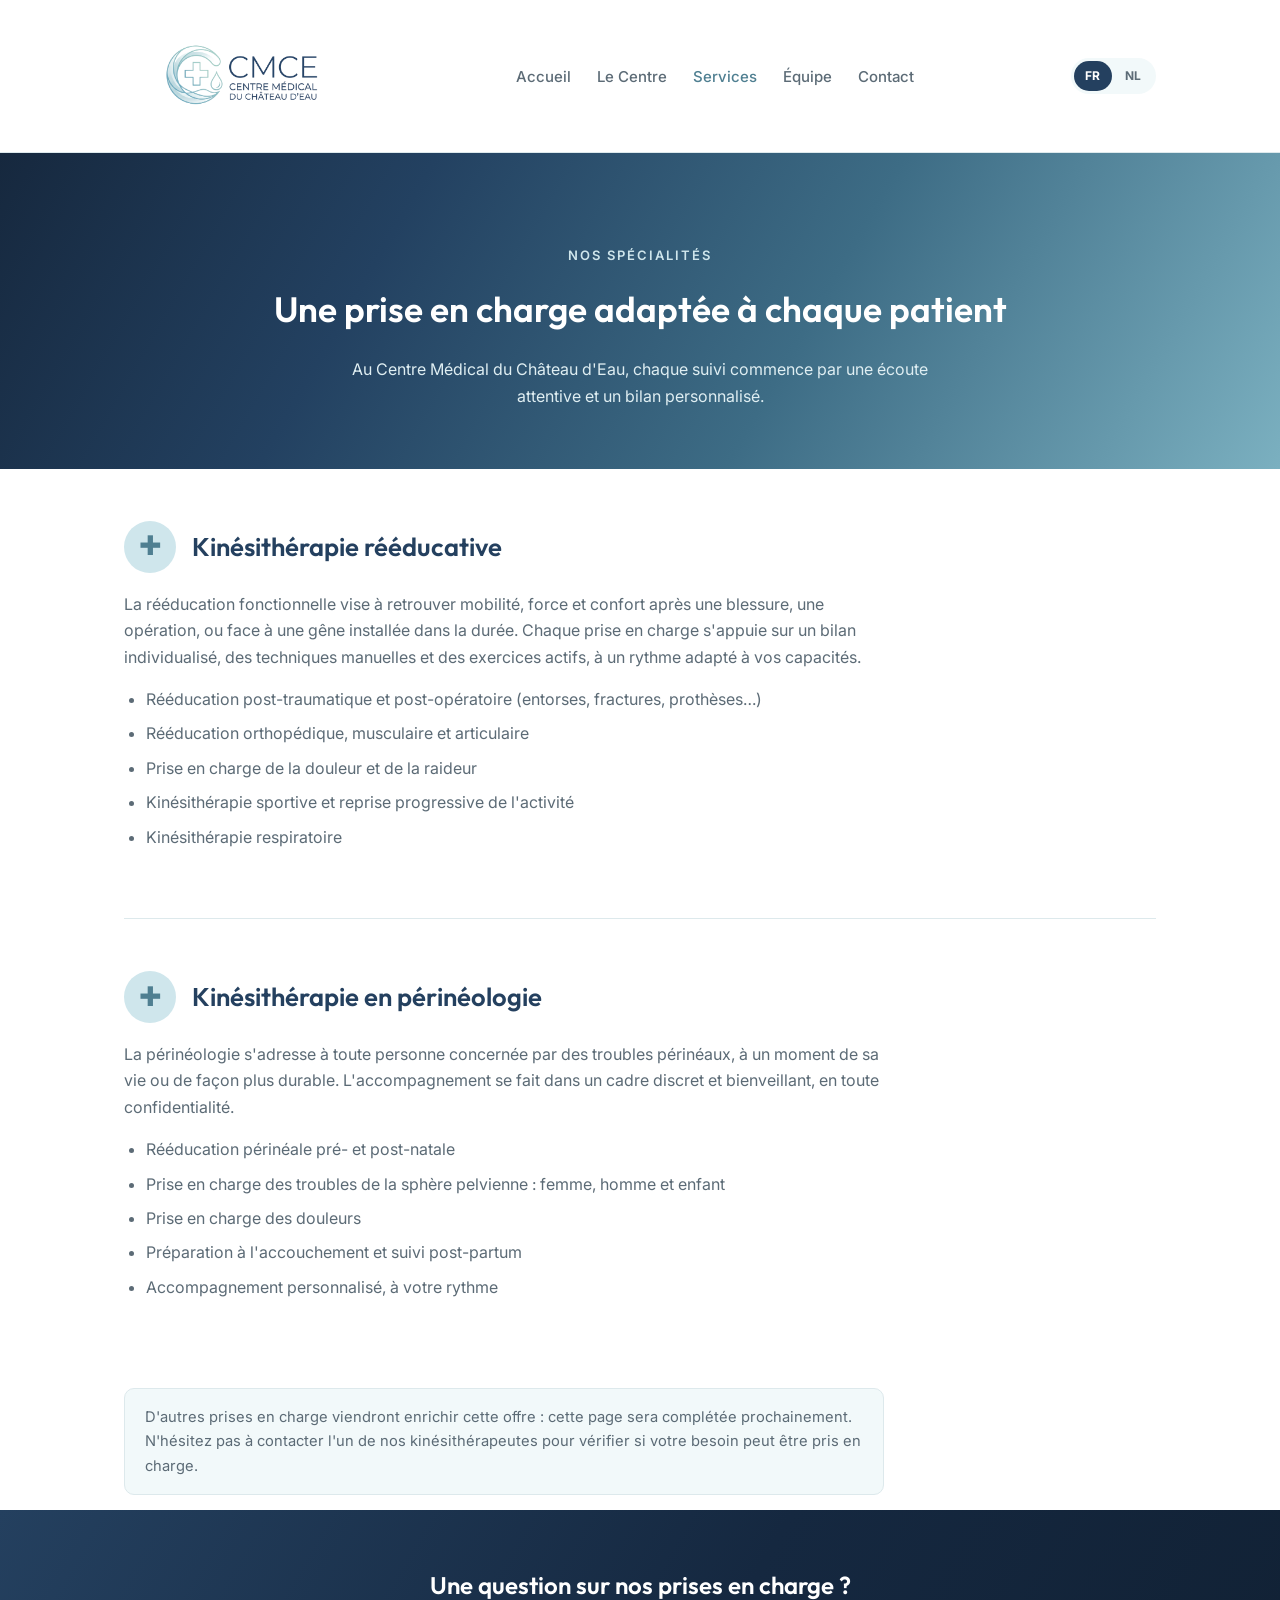
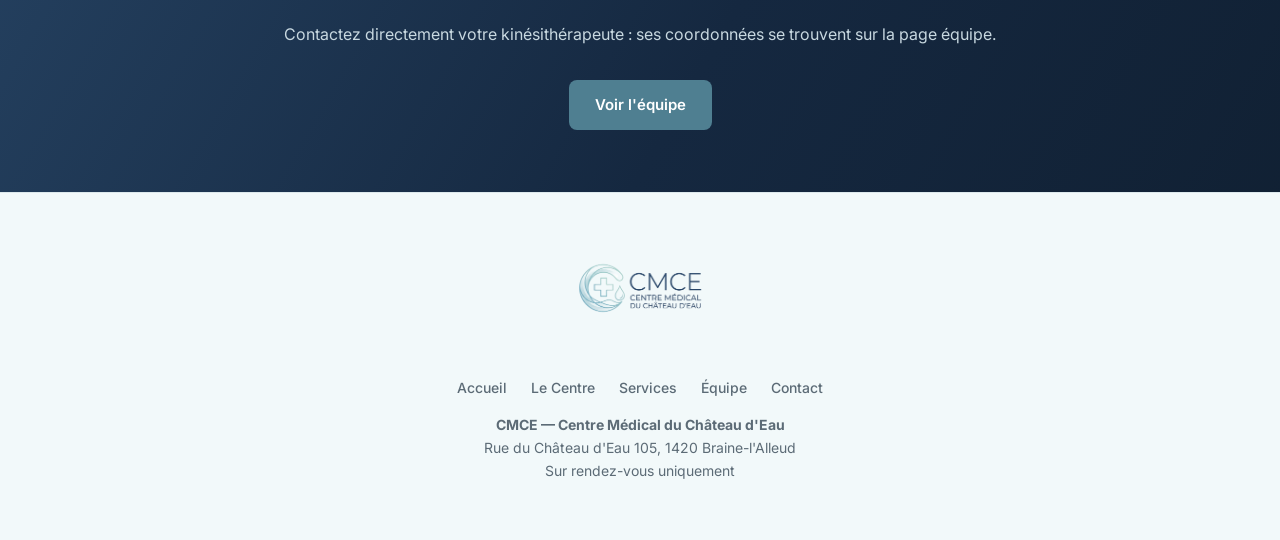
<file: services.html>
<!DOCTYPE html>
<html lang="fr">
<head>
<meta charset="UTF-8">
<meta name="viewport" content="width=device-width, initial-scale=1.0">
<title>Nos spécialités — CMCE Centre Médical du Château d'Eau</title>
<meta name="description" content="Kinésithérapie rééducative et kinésithérapie périnéologique au Centre Médical du Château d'Eau à Braine-l'Alleud.">
<link rel="icon" href="favicon.png" type="image/png">
<link rel="apple-touch-icon" href="apple-touch-icon.png">
<link rel="preconnect" href="https://fonts.googleapis.com">
<link href="https://fonts.googleapis.com/css2?family=Outfit:wght@500;600;700&family=Inter:wght@400;500;600&display=swap" rel="stylesheet">
<link rel="stylesheet" href="css/style.css">
</head>
<body>

<header class="site-header">
  <div class="container">
    <a href="index.html" class="brand">
      <img src="images/logo.png" alt="CMCE — Centre Médical du Château d'Eau" class="brand-mark">
    </a>
    <nav class="main-nav">
      <ul>
        <li><a href="index.html">Accueil</a></li>
        <li><a href="le-centre.html">Le Centre</a></li>
        <li><a href="services.html" class="active">Services</a></li>
        <li><a href="equipe.html">Équipe</a></li>
        <li><a href="contact.html">Contact</a></li>
      </ul>
    </nav>
    <div class="lang-switch">
      <a href="services.html" class="active">FR</a>
      <a href="nl/diensten.html">NL</a>
    </div>
  </div>
</header>

<section class="page-header">
  <div class="container">
    <p class="eyebrow">Nos spécialités</p>
    <h1>Une prise en charge adaptée à chaque patient</h1>
    <p>Au Centre Médical du Château d'Eau, chaque suivi commence par une écoute attentive et un bilan personnalisé.</p>
  </div>
</section>

<div class="container">

  <div class="service-block">
    <div class="service-head">
      <span class="mark">✚</span>
      <h2>Kinésithérapie rééducative</h2>
    </div>
    <p class="service-text">La rééducation fonctionnelle vise à retrouver mobilité, force et confort après une blessure, une opération, ou face à une gêne installée dans la durée. Chaque prise en charge s'appuie sur un bilan individualisé, des techniques manuelles et des exercices actifs, à un rythme adapté à vos capacités.</p>
    <ul>
      <li>Rééducation post-traumatique et post-opératoire (entorses, fractures, prothèses…)</li>
      <li>Rééducation orthopédique, musculaire et articulaire</li>
      <li>Prise en charge de la douleur et de la raideur</li>
      <li>Kinésithérapie sportive et reprise progressive de l'activité</li>
      <li>Kinésithérapie respiratoire</li>
    </ul>
  </div>

  <div class="service-block">
    <div class="service-head">
      <span class="mark">✚</span>
      <h2>Kinésithérapie en périnéologie</h2>
    </div>
    <p class="service-text">La périnéologie s'adresse à toute personne concernée par des troubles périnéaux, à un moment de sa vie ou de façon plus durable. L'accompagnement se fait dans un cadre discret et bienveillant, en toute confidentialité.</p>
    <ul>
      <li>Rééducation périnéale pré- et post-natale</li>
      <li>Prise en charge des troubles de la sphère pelvienne : femme, homme et enfant</li>
      <li>Prise en charge des douleurs</li>
      <li>Préparation à l'accouchement et suivi post-partum</li>
      <li>Accompagnement personnalisé, à votre rythme</li>
    </ul>
  </div>

  <p class="service-note">D'autres prises en charge viendront enrichir cette offre : cette page sera complétée prochainement. N'hésitez pas à contacter l'un de nos kinésithérapeutes pour vérifier si votre besoin peut être pris en charge.</p>

</div>

<section class="cta-band">
  <div class="container">
    <h2>Une question sur nos prises en charge ?</h2>
    <p>Contactez directement votre kinésithérapeute : ses coordonnées se trouvent sur la page équipe.</p>
    <a href="equipe.html" class="btn btn-primary">Voir l'équipe</a>
  </div>
</section>

<footer>
  <div class="container">
    <img src="images/logo.png" alt="CMCE" class="footer-logo">
    <div class="footer-nav">
      <a href="index.html">Accueil</a>
      <a href="le-centre.html">Le Centre</a>
      <a href="services.html">Services</a>
      <a href="equipe.html">Équipe</a>
      <a href="contact.html">Contact</a>
    </div>
    <p><strong>CMCE — Centre Médical du Château d'Eau</strong><br>
    Rue du Château d'Eau 105, 1420 Braine-l'Alleud<br>
    Sur rendez-vous uniquement</p>
  </div>
</footer>

</body>
</html>
</file>
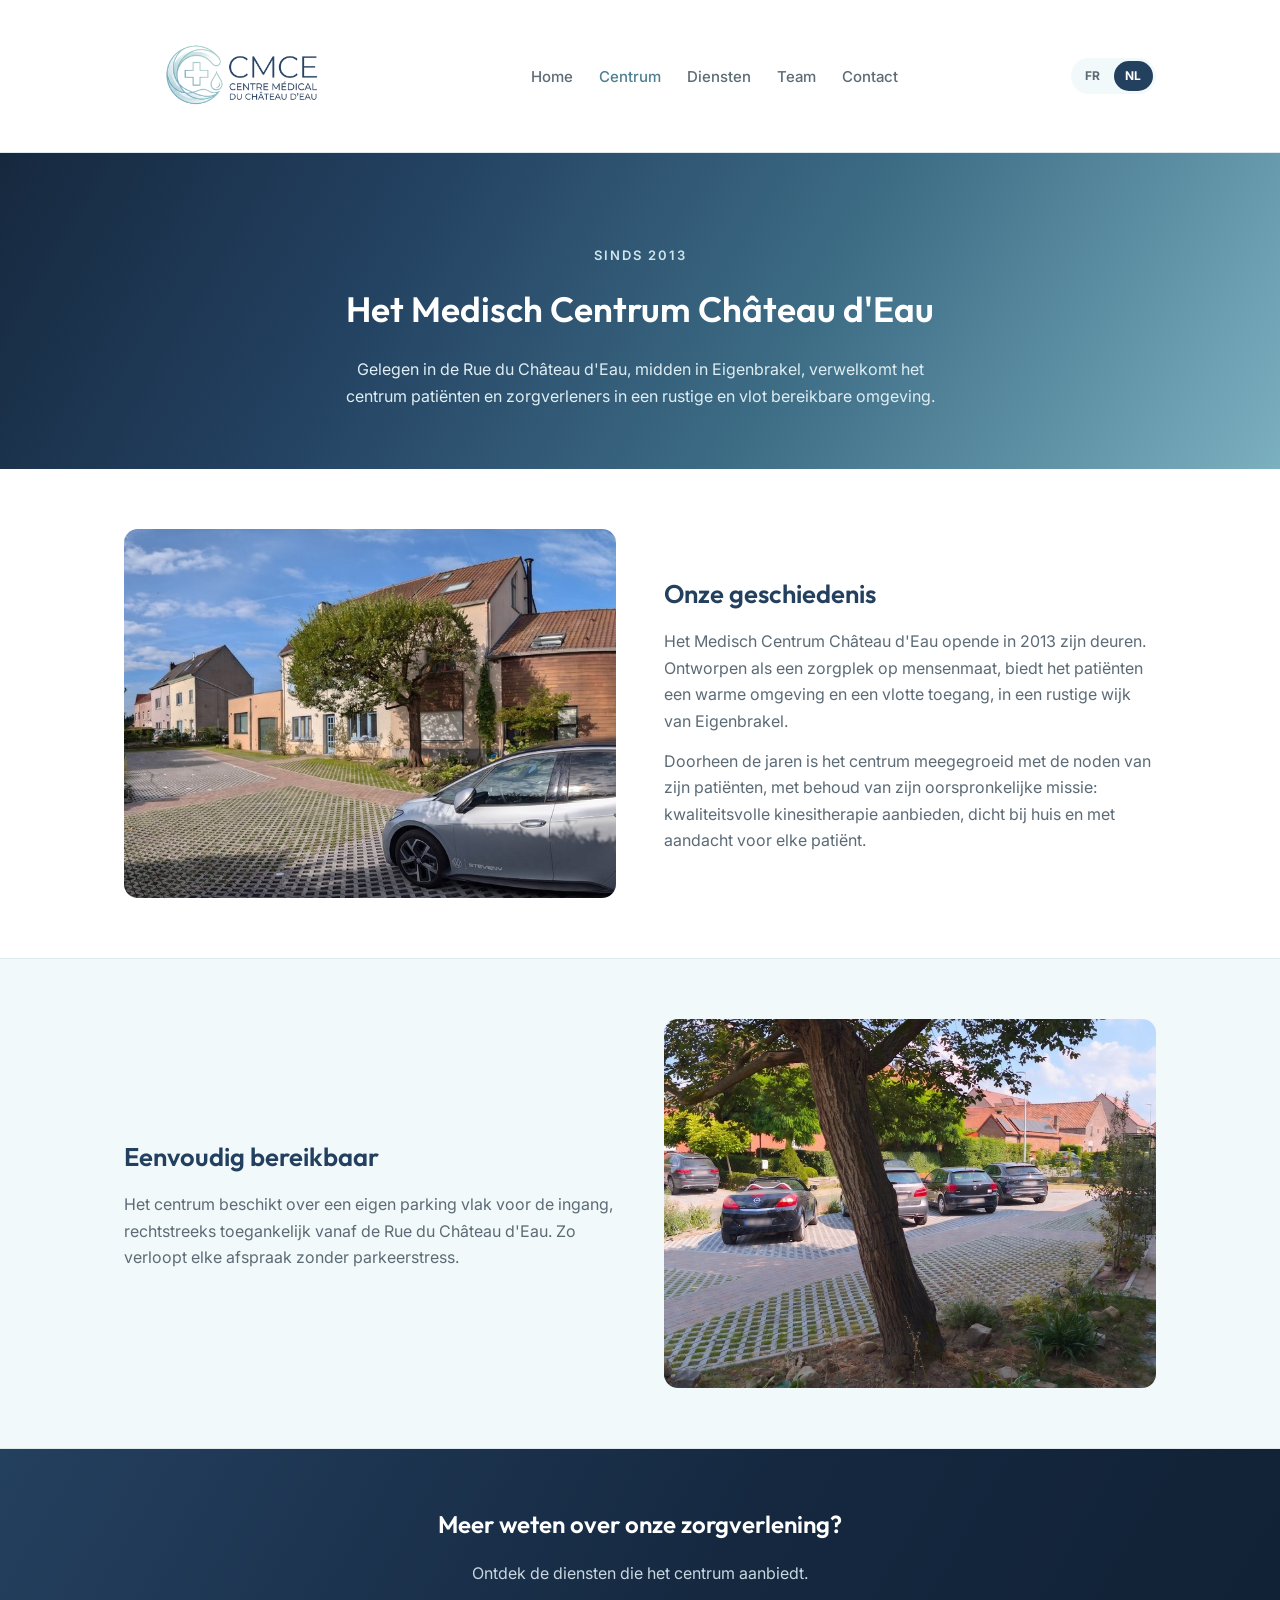
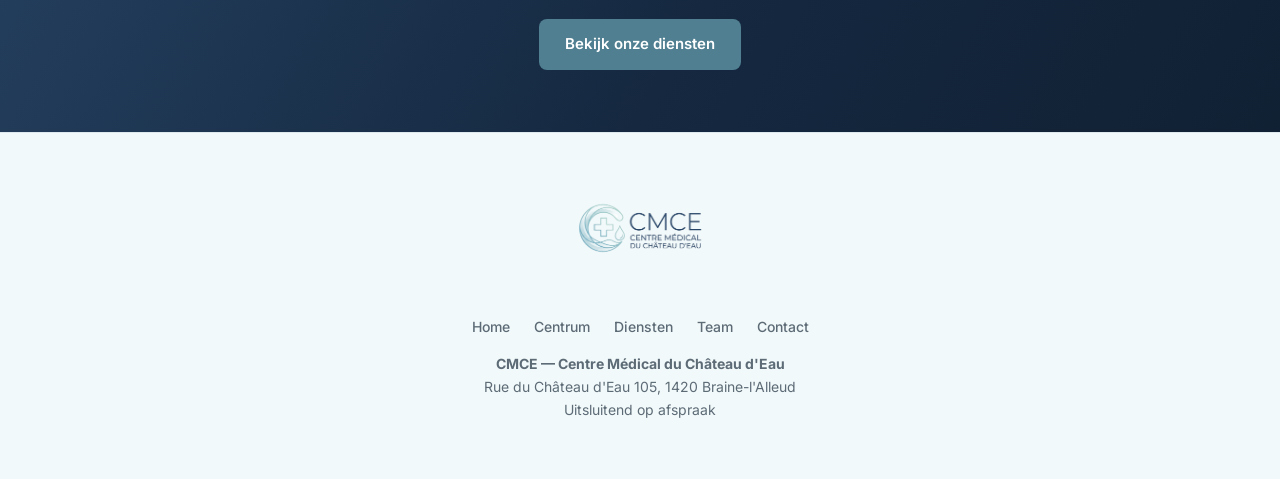
<file: nl/centrum.html>
<!DOCTYPE html>
<html lang="nl">
<head>
<meta charset="UTF-8">
<meta name="viewport" content="width=device-width, initial-scale=1.0">
<title>Het Centrum — CMCE Medisch Centrum Château d'Eau</title>
<meta name="description" content="Sinds 2013 verwelkomt het Medisch Centrum Château d'Eau patiënten en kinesitherapeuten in Eigenbrakel, Rue du Château d'Eau.">
<link rel="icon" href="../favicon.png" type="image/png">
<link rel="apple-touch-icon" href="../apple-touch-icon.png">
<link rel="preconnect" href="https://fonts.googleapis.com">
<link href="https://fonts.googleapis.com/css2?family=Outfit:wght@500;600;700&family=Inter:wght@400;500;600&display=swap" rel="stylesheet">
<link rel="stylesheet" href="../css/style.css">
</head>
<body>

<header class="site-header">
  <div class="container">
    <a href="index.html" class="brand">
      <img src="../images/logo.png" alt="CMCE — Medisch Centrum Château d'Eau" class="brand-mark">
    </a>
    <nav class="main-nav">
      <ul>
        <li><a href="index.html">Home</a></li>
        <li><a href="centrum.html" class="active">Centrum</a></li>
        <li><a href="diensten.html">Diensten</a></li>
        <li><a href="team.html">Team</a></li>
        <li><a href="contact.html">Contact</a></li>
      </ul>
    </nav>
    <div class="lang-switch">
      <a href="../le-centre.html">FR</a>
      <a href="centrum.html" class="active">NL</a>
    </div>
  </div>
</header>

<section class="page-header">
  <div class="container">
    <p class="eyebrow">Sinds 2013</p>
    <h1>Het Medisch Centrum Château d'Eau</h1>
    <p>Gelegen in de Rue du Château d'Eau, midden in Eigenbrakel, verwelkomt het centrum patiënten en zorgverleners in een rustige en vlot bereikbare omgeving.</p>
  </div>
</section>

<section>
  <div class="container">
    <div class="history-grid">
      <div class="history-photo">
        <img src="../images/centre-facade.jpg" alt="Gevel van het Medisch Centrum Château d'Eau in Eigenbrakel">
      </div>
      <div class="history-text">
        <h2>Onze geschiedenis</h2>
        <p>Het Medisch Centrum Château d'Eau opende in 2013 zijn deuren. Ontworpen als een zorgplek op mensenmaat, biedt het patiënten een warme omgeving en een vlotte toegang, in een rustige wijk van Eigenbrakel.</p>
        <p>Doorheen de jaren is het centrum meegegroeid met de noden van zijn patiënten, met behoud van zijn oorspronkelijke missie: kwaliteitsvolle kinesitherapie aanbieden, dicht bij huis en met aandacht voor elke patiënt.</p>
      </div>
    </div>
  </div>
</section>

<section class="alt">
  <div class="container">
    <div class="history-grid reverse">
      <div class="history-photo">
        <img src="../images/centre-parking.jpg" alt="Eigen parking van het Medisch Centrum Château d'Eau">
      </div>
      <div class="history-text">
        <h2>Eenvoudig bereikbaar</h2>
        <p>Het centrum beschikt over een eigen parking vlak voor de ingang, rechtstreeks toegankelijk vanaf de Rue du Château d'Eau. Zo verloopt elke afspraak zonder parkeerstress.</p>
      </div>
    </div>
  </div>
</section>

<section class="cta-band">
  <div class="container">
    <h2>Meer weten over onze zorgverlening?</h2>
    <p>Ontdek de diensten die het centrum aanbiedt.</p>
    <a href="diensten.html" class="btn btn-primary">Bekijk onze diensten</a>
  </div>
</section>

<footer>
  <div class="container">
    <img src="../images/logo.png" alt="CMCE" class="footer-logo">
    <div class="footer-nav">
      <a href="index.html">Home</a>
      <a href="centrum.html">Centrum</a>
      <a href="diensten.html">Diensten</a>
      <a href="team.html">Team</a>
      <a href="contact.html">Contact</a>
    </div>
    <p><strong>CMCE — Centre Médical du Château d'Eau</strong><br>
    Rue du Château d'Eau 105, 1420 Braine-l'Alleud<br>
    Uitsluitend op afspraak</p>
  </div>
</footer>

</body>
</html>
</file>
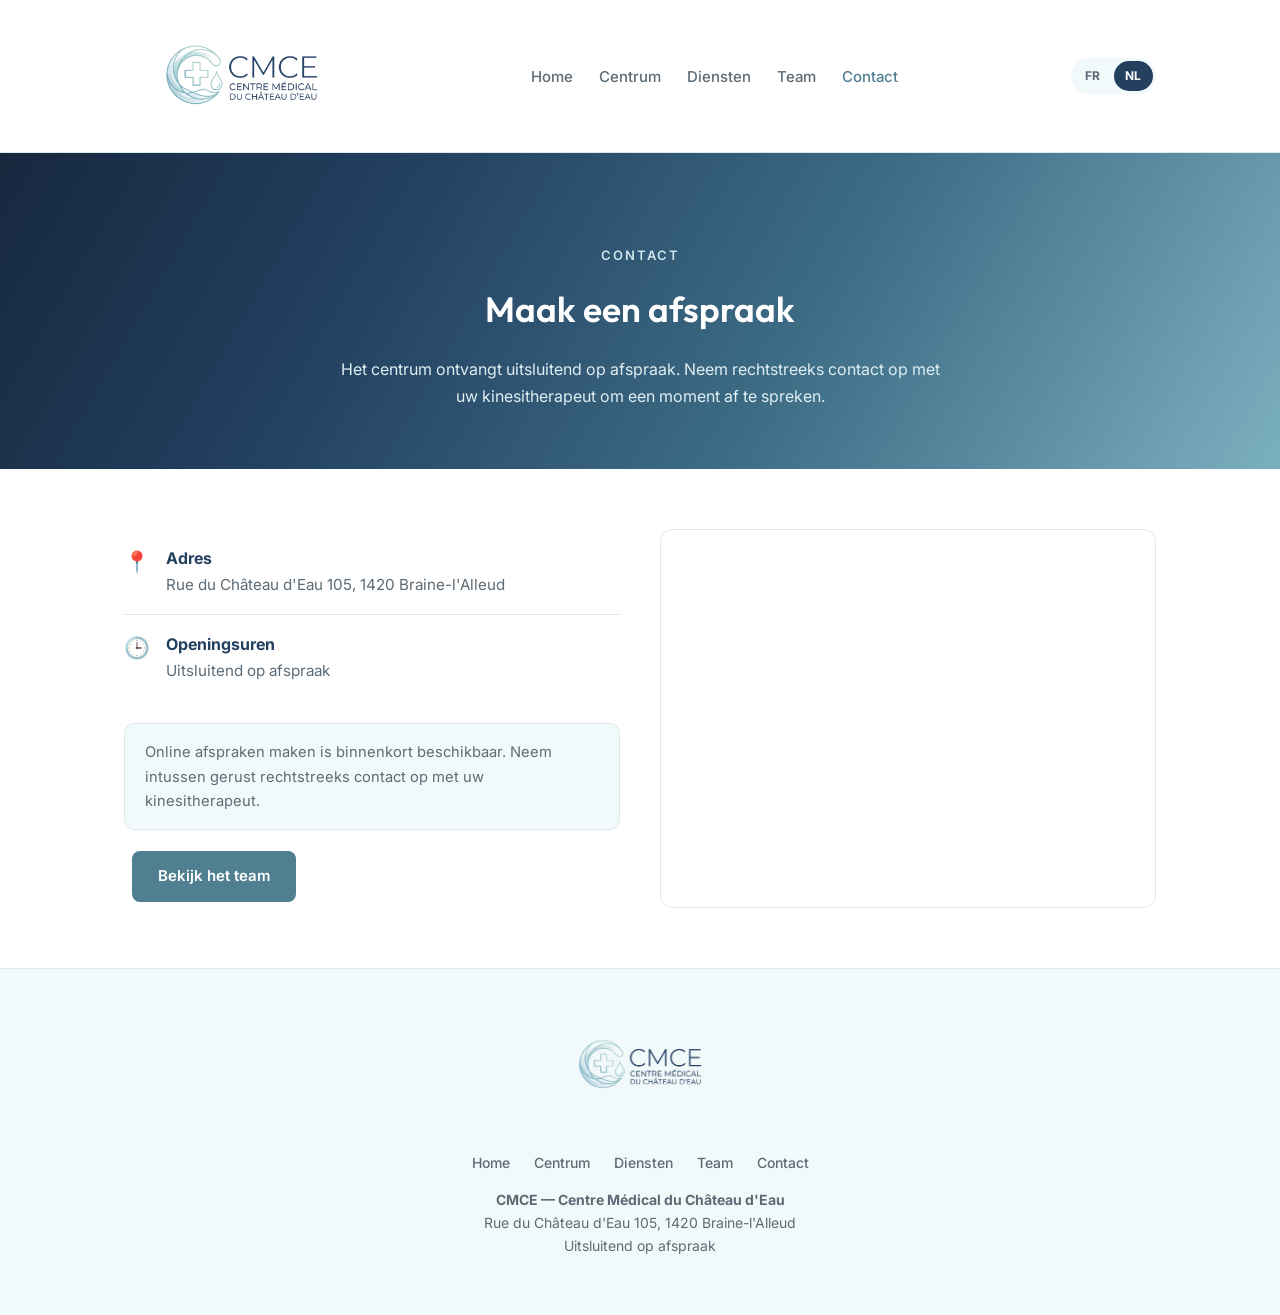
<file: nl/contact.html>
<!DOCTYPE html>
<html lang="nl">
<head>
<meta charset="UTF-8">
<meta name="viewport" content="width=device-width, initial-scale=1.0">
<title>Contact — CMCE Medisch Centrum Château d'Eau</title>
<meta name="description" content="Contacteer het Medisch Centrum Château d'Eau in Eigenbrakel (Braine-l'Alleud). Adres, openingsuren en afspraken.">
<link rel="icon" href="../favicon.png" type="image/png">
<link rel="apple-touch-icon" href="../apple-touch-icon.png">
<link rel="preconnect" href="https://fonts.googleapis.com">
<link href="https://fonts.googleapis.com/css2?family=Outfit:wght@500;600;700&family=Inter:wght@400;500;600&display=swap" rel="stylesheet">
<link rel="stylesheet" href="../css/style.css">
</head>
<body>

<header class="site-header">
  <div class="container">
    <a href="index.html" class="brand">
      <img src="../images/logo.png" alt="CMCE — Medisch Centrum Château d'Eau" class="brand-mark">
    </a>
    <nav class="main-nav">
      <ul>
        <li><a href="index.html">Home</a></li>
        <li><a href="centrum.html">Centrum</a></li>
        <li><a href="diensten.html">Diensten</a></li>
        <li><a href="team.html">Team</a></li>
        <li><a href="contact.html" class="active">Contact</a></li>
      </ul>
    </nav>
    <div class="lang-switch">
      <a href="../contact.html">FR</a>
      <a href="contact.html" class="active">NL</a>
    </div>
  </div>
</header>

<section class="page-header">
  <div class="container">
    <p class="eyebrow">Contact</p>
    <h1>Maak een afspraak</h1>
    <p>Het centrum ontvangt uitsluitend op afspraak. Neem rechtstreeks contact op met uw kinesitherapeut om een moment af te spreken.</p>
  </div>
</section>

<section>
  <div class="container">
    <div class="contact-grid">
      <div>
        <ul class="info-list">
          <li>
            <span class="mark">📍</span>
            <div>
              <strong>Adres</strong>
              <span>Rue du Château d'Eau 105, 1420 Braine-l'Alleud</span>
            </div>
          </li>
          <li>
            <span class="mark">🕒</span>
            <div>
              <strong>Openingsuren</strong>
              <span>Uitsluitend op afspraak</span>
            </div>
          </li>
        </ul>
        <p class="service-note">Online afspraken maken is binnenkort beschikbaar. Neem intussen gerust rechtstreeks contact op met uw kinesitherapeut.</p>
        <a href="team.html" class="btn btn-primary">Bekijk het team</a>
      </div>
      <div class="map-frame">
        <iframe
          src="https://www.google.com/maps?q=Rue+du+Ch%C3%A2teau+d%27Eau+105%2C+1420+Braine-l%27Alleud%2C+Belgique&output=embed"
          allowfullscreen loading="lazy" referrerpolicy="no-referrer-when-downgrade"
          title="Locatie van het Medisch Centrum Château d'Eau"></iframe>
      </div>
    </div>
  </div>
</section>

<footer>
  <div class="container">
    <img src="../images/logo.png" alt="CMCE" class="footer-logo">
    <div class="footer-nav">
      <a href="index.html">Home</a>
      <a href="centrum.html">Centrum</a>
      <a href="diensten.html">Diensten</a>
      <a href="team.html">Team</a>
      <a href="contact.html">Contact</a>
    </div>
    <p><strong>CMCE — Centre Médical du Château d'Eau</strong><br>
    Rue du Château d'Eau 105, 1420 Braine-l'Alleud<br>
    Uitsluitend op afspraak</p>
  </div>
</footer>

</body>
</html>
</file>
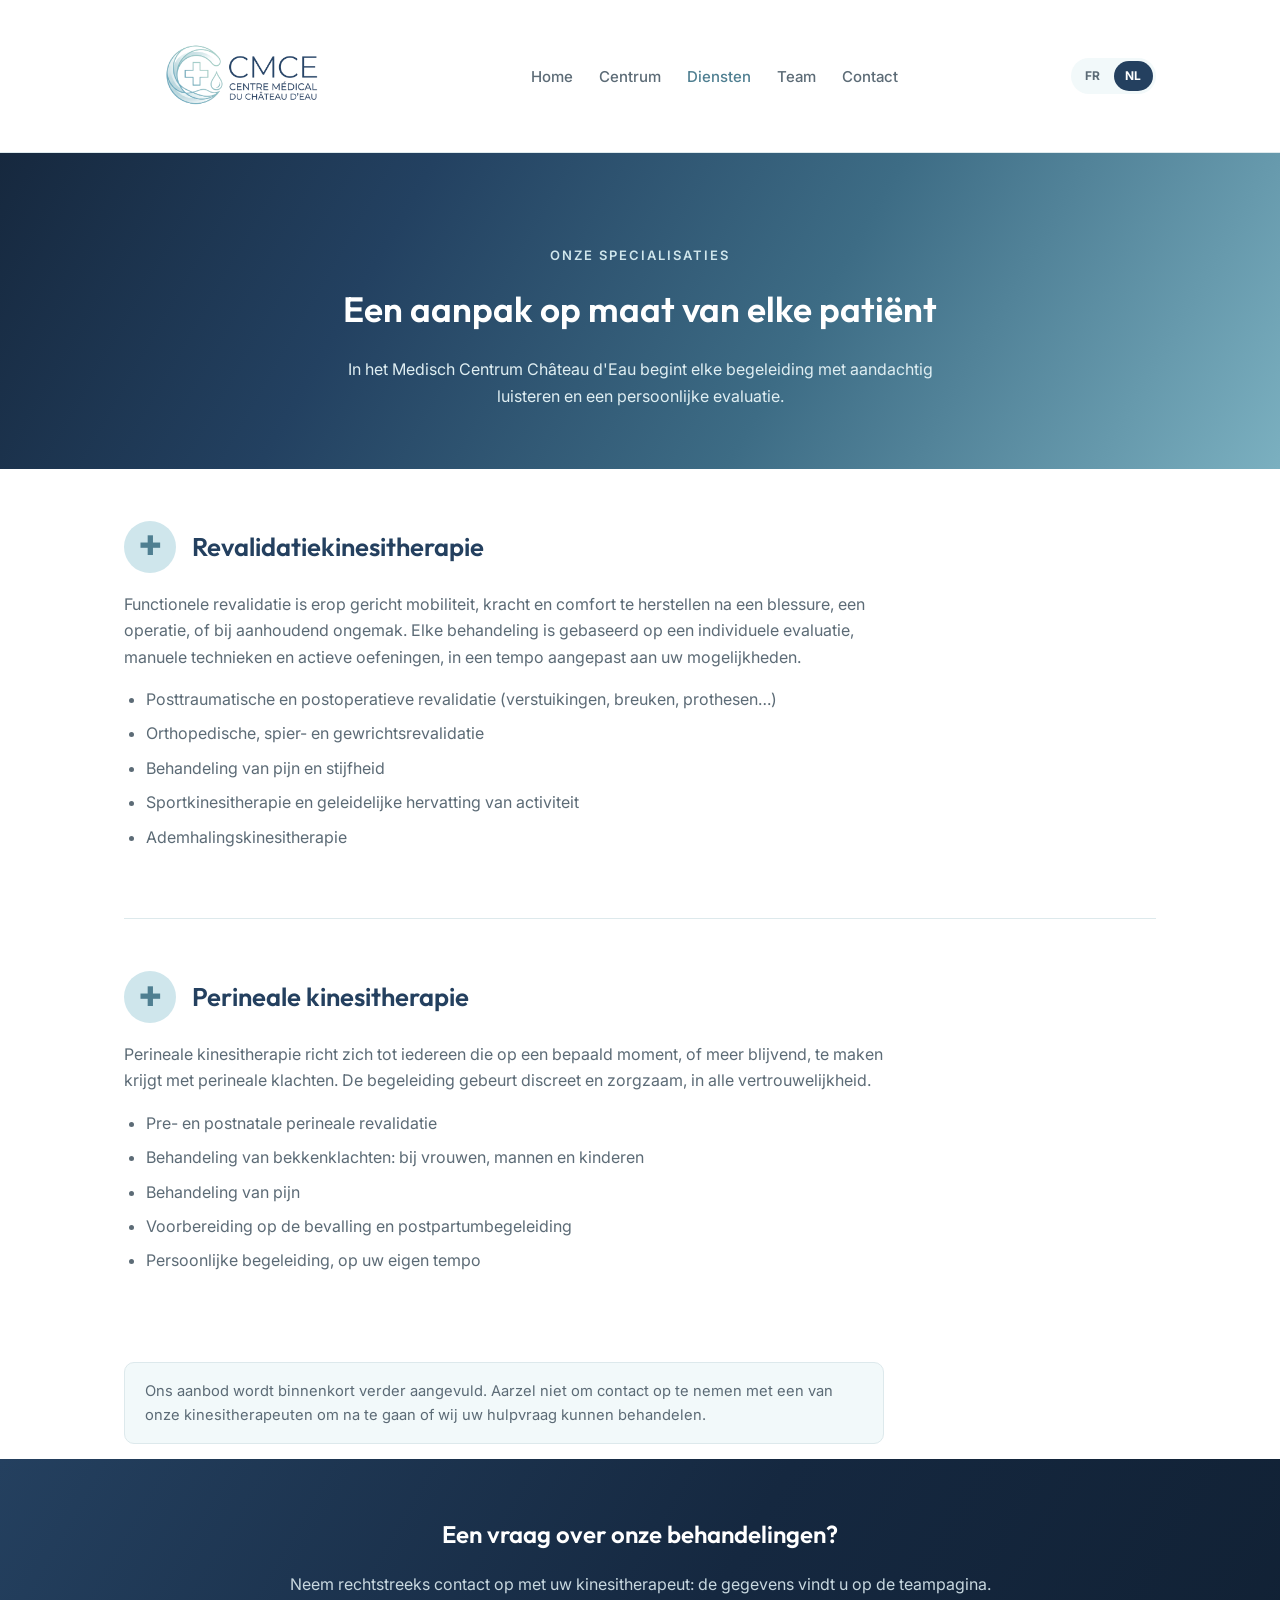
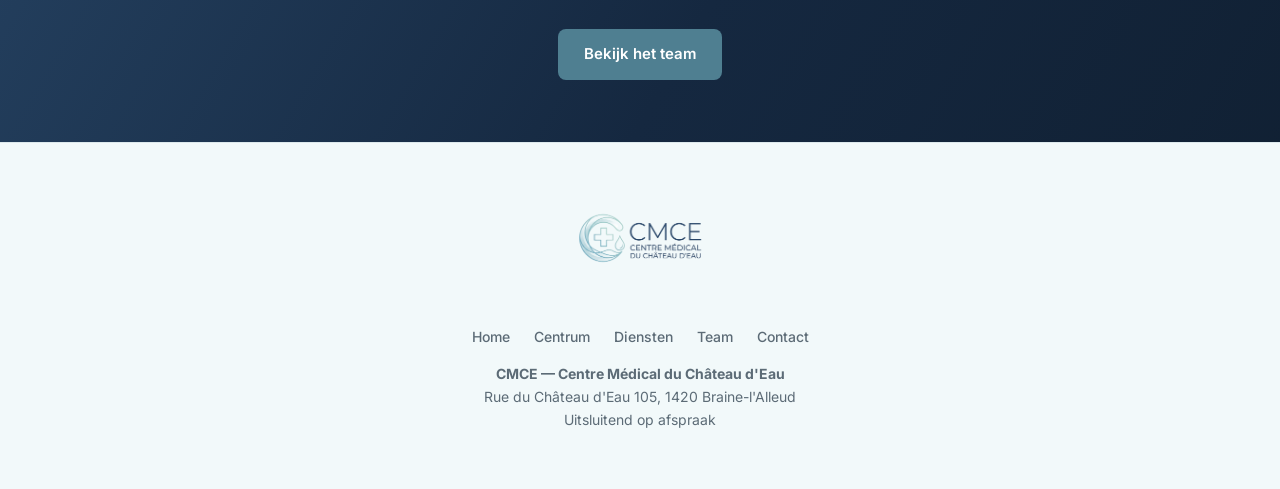
<file: nl/diensten.html>
<!DOCTYPE html>
<html lang="nl">
<head>
<meta charset="UTF-8">
<meta name="viewport" content="width=device-width, initial-scale=1.0">
<title>Onze specialisaties — CMCE Medisch Centrum Château d'Eau</title>
<meta name="description" content="Revalidatiekinesitherapie en perineale kinesitherapie in het Medisch Centrum Château d'Eau in Eigenbrakel (Braine-l'Alleud).">
<link rel="icon" href="../favicon.png" type="image/png">
<link rel="apple-touch-icon" href="../apple-touch-icon.png">
<link rel="preconnect" href="https://fonts.googleapis.com">
<link href="https://fonts.googleapis.com/css2?family=Outfit:wght@500;600;700&family=Inter:wght@400;500;600&display=swap" rel="stylesheet">
<link rel="stylesheet" href="../css/style.css">
</head>
<body>

<header class="site-header">
  <div class="container">
    <a href="index.html" class="brand">
      <img src="../images/logo.png" alt="CMCE — Medisch Centrum Château d'Eau" class="brand-mark">
    </a>
    <nav class="main-nav">
      <ul>
        <li><a href="index.html">Home</a></li>
        <li><a href="centrum.html">Centrum</a></li>
        <li><a href="diensten.html" class="active">Diensten</a></li>
        <li><a href="team.html">Team</a></li>
        <li><a href="contact.html">Contact</a></li>
      </ul>
    </nav>
    <div class="lang-switch">
      <a href="../services.html">FR</a>
      <a href="diensten.html" class="active">NL</a>
    </div>
  </div>
</header>

<section class="page-header">
  <div class="container">
    <p class="eyebrow">Onze specialisaties</p>
    <h1>Een aanpak op maat van elke patiënt</h1>
    <p>In het Medisch Centrum Château d'Eau begint elke begeleiding met aandachtig luisteren en een persoonlijke evaluatie.</p>
  </div>
</section>

<div class="container">

  <div class="service-block">
    <div class="service-head">
      <span class="mark">✚</span>
      <h2>Revalidatiekinesitherapie</h2>
    </div>
    <p class="service-text">Functionele revalidatie is erop gericht mobiliteit, kracht en comfort te herstellen na een blessure, een operatie, of bij aanhoudend ongemak. Elke behandeling is gebaseerd op een individuele evaluatie, manuele technieken en actieve oefeningen, in een tempo aangepast aan uw mogelijkheden.</p>
    <ul>
      <li>Posttraumatische en postoperatieve revalidatie (verstuikingen, breuken, prothesen…)</li>
      <li>Orthopedische, spier- en gewrichtsrevalidatie</li>
      <li>Behandeling van pijn en stijfheid</li>
      <li>Sportkinesitherapie en geleidelijke hervatting van activiteit</li>
      <li>Ademhalingskinesitherapie</li>
    </ul>
  </div>

  <div class="service-block">
    <div class="service-head">
      <span class="mark">✚</span>
      <h2>Perineale kinesitherapie</h2>
    </div>
    <p class="service-text">Perineale kinesitherapie richt zich tot iedereen die op een bepaald moment, of meer blijvend, te maken krijgt met perineale klachten. De begeleiding gebeurt discreet en zorgzaam, in alle vertrouwelijkheid.</p>
    <ul>
      <li>Pre- en postnatale perineale revalidatie</li>
      <li>Behandeling van bekkenklachten: bij vrouwen, mannen en kinderen</li>
      <li>Behandeling van pijn</li>
      <li>Voorbereiding op de bevalling en postpartumbegeleiding</li>
      <li>Persoonlijke begeleiding, op uw eigen tempo</li>
    </ul>
  </div>

  <p class="service-note">Ons aanbod wordt binnenkort verder aangevuld. Aarzel niet om contact op te nemen met een van onze kinesitherapeuten om na te gaan of wij uw hulpvraag kunnen behandelen.</p>

</div>

<section class="cta-band">
  <div class="container">
    <h2>Een vraag over onze behandelingen?</h2>
    <p>Neem rechtstreeks contact op met uw kinesitherapeut: de gegevens vindt u op de teampagina.</p>
    <a href="team.html" class="btn btn-primary">Bekijk het team</a>
  </div>
</section>

<footer>
  <div class="container">
    <img src="../images/logo.png" alt="CMCE" class="footer-logo">
    <div class="footer-nav">
      <a href="index.html">Home</a>
      <a href="centrum.html">Centrum</a>
      <a href="diensten.html">Diensten</a>
      <a href="team.html">Team</a>
      <a href="contact.html">Contact</a>
    </div>
    <p><strong>CMCE — Centre Médical du Château d'Eau</strong><br>
    Rue du Château d'Eau 105, 1420 Braine-l'Alleud<br>
    Uitsluitend op afspraak</p>
  </div>
</footer>

</body>
</html>
</file>
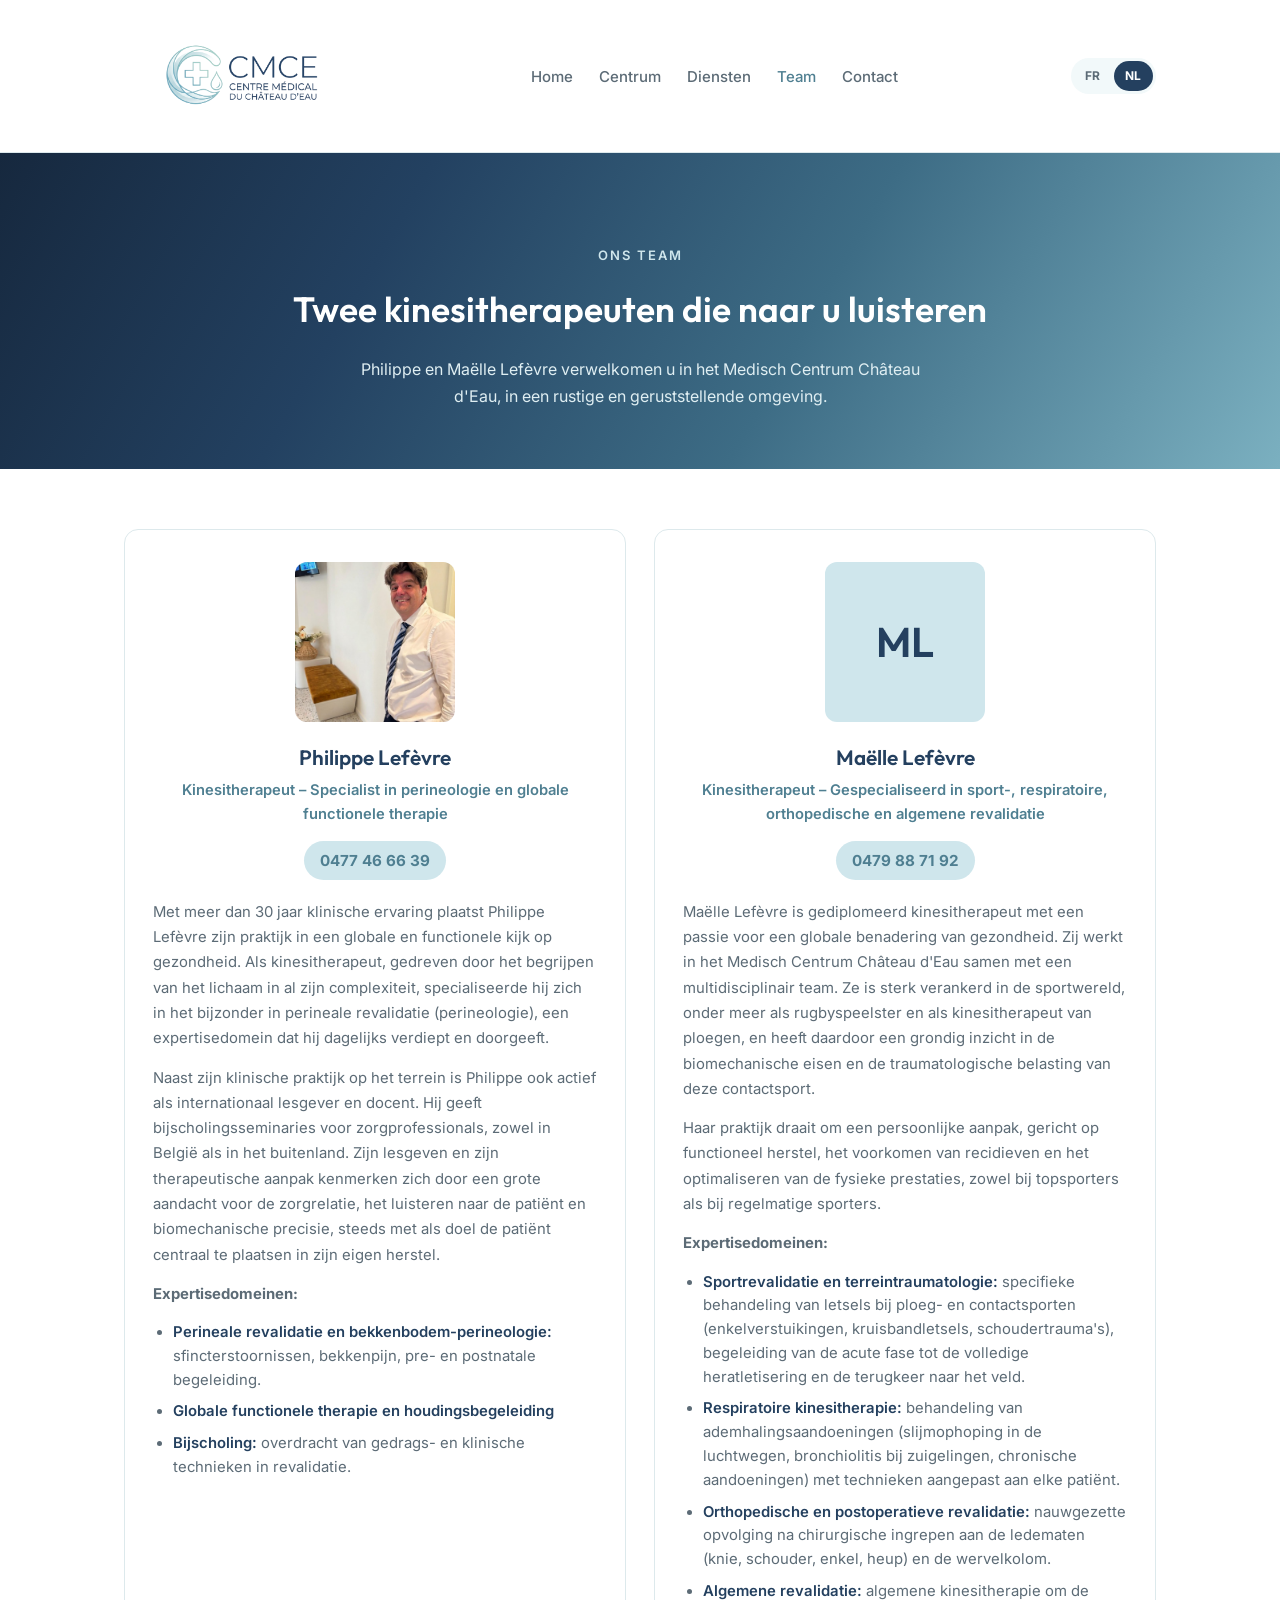
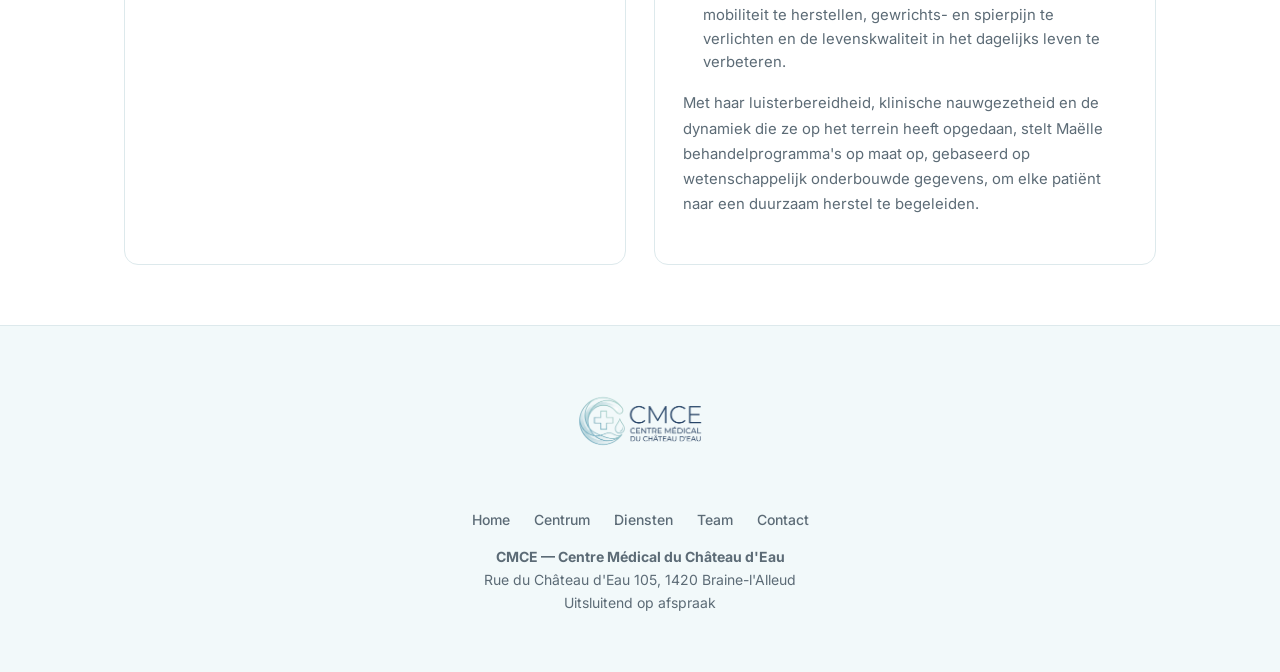
<file: nl/team.html>
<!DOCTYPE html>
<html lang="nl">
<head>
<meta charset="UTF-8">
<meta name="viewport" content="width=device-width, initial-scale=1.0">
<title>Ons team — CMCE Medisch Centrum Château d'Eau</title>
<meta name="description" content="Philippe en Maëlle Lefèvre, kinesitherapeuten in het Medisch Centrum Château d'Eau in Eigenbrakel (Braine-l'Alleud).">
<link rel="icon" href="../favicon.png" type="image/png">
<link rel="apple-touch-icon" href="../apple-touch-icon.png">
<link rel="preconnect" href="https://fonts.googleapis.com">
<link href="https://fonts.googleapis.com/css2?family=Outfit:wght@500;600;700&family=Inter:wght@400;500;600&display=swap" rel="stylesheet">
<link rel="stylesheet" href="../css/style.css">
</head>
<body>

<header class="site-header">
  <div class="container">
    <a href="index.html" class="brand">
      <img src="../images/logo.png" alt="CMCE — Medisch Centrum Château d'Eau" class="brand-mark">
    </a>
    <nav class="main-nav">
      <ul>
        <li><a href="index.html">Home</a></li>
        <li><a href="centrum.html">Centrum</a></li>
        <li><a href="diensten.html">Diensten</a></li>
        <li><a href="team.html" class="active">Team</a></li>
        <li><a href="contact.html">Contact</a></li>
      </ul>
    </nav>
    <div class="lang-switch">
      <a href="../equipe.html">FR</a>
      <a href="team.html" class="active">NL</a>
    </div>
  </div>
</header>

<section class="page-header">
  <div class="container">
    <p class="eyebrow">Ons team</p>
    <h1>Twee kinesitherapeuten die naar u luisteren</h1>
    <p>Philippe en Maëlle Lefèvre verwelkomen u in het Medisch Centrum Château d'Eau, in een rustige en geruststellende omgeving.</p>
  </div>
</section>

<section>
  <div class="container">
    <div class="grid-2">
      <div class="team-card">
        <img src="../images/philippe-lefevre.jpg" alt="Philippe Lefèvre, kinesitherapeut" class="team-photo">
        <h3>Philippe Lefèvre</h3>
        <p class="team-role">Kinesitherapeut – Specialist in perineologie en globale functionele therapie</p>
        <p class="team-phone"><a href="tel:+32477466639">0477 46 66 39</a></p>
        <div class="team-bio">
          <p>Met meer dan 30 jaar klinische ervaring plaatst Philippe Lefèvre zijn praktijk in een globale en functionele kijk op gezondheid. Als kinesitherapeut, gedreven door het begrijpen van het lichaam in al zijn complexiteit, specialiseerde hij zich in het bijzonder in perineale revalidatie (perineologie), een expertisedomein dat hij dagelijks verdiept en doorgeeft.</p>
          <p>Naast zijn klinische praktijk op het terrein is Philippe ook actief als internationaal lesgever en docent. Hij geeft bijscholingsseminaries voor zorgprofessionals, zowel in België als in het buitenland. Zijn lesgeven en zijn therapeutische aanpak kenmerken zich door een grote aandacht voor de zorgrelatie, het luisteren naar de patiënt en biomechanische precisie, steeds met als doel de patiënt centraal te plaatsen in zijn eigen herstel.</p>
          <p class="profile-subhead">Expertisedomeinen:</p>
          <ul>
            <li><strong>Perineale revalidatie en bekkenbodem-perineologie:</strong> sfincterstoornissen, bekkenpijn, pre- en postnatale begeleiding.</li>
            <li><strong>Globale functionele therapie en houdingsbegeleiding</strong></li>
            <li><strong>Bijscholing:</strong> overdracht van gedrags- en klinische technieken in revalidatie.</li>
          </ul>
        </div>
      </div>
      <div class="team-card">
        <div class="team-monogram">ML</div>
        <h3>Maëlle Lefèvre</h3>
        <p class="team-role">Kinesitherapeut – Gespecialiseerd in sport-, respiratoire, orthopedische en algemene revalidatie</p>
        <p class="team-phone"><a href="tel:+32479887192">0479 88 71 92</a></p>
        <div class="team-bio">
          <p>Maëlle Lefèvre is gediplomeerd kinesitherapeut met een passie voor een globale benadering van gezondheid. Zij werkt in het Medisch Centrum Château d'Eau samen met een multidisciplinair team. Ze is sterk verankerd in de sportwereld, onder meer als rugbyspeelster en als kinesitherapeut van ploegen, en heeft daardoor een grondig inzicht in de biomechanische eisen en de traumatologische belasting van deze contactsport.</p>
          <p>Haar praktijk draait om een persoonlijke aanpak, gericht op functioneel herstel, het voorkomen van recidieven en het optimaliseren van de fysieke prestaties, zowel bij topsporters als bij regelmatige sporters.</p>
          <p class="profile-subhead">Expertisedomeinen:</p>
          <ul>
            <li><strong>Sportrevalidatie en terreintraumatologie:</strong> specifieke behandeling van letsels bij ploeg- en contactsporten (enkelverstuikingen, kruisbandletsels, schoudertrauma's), begeleiding van de acute fase tot de volledige heratletisering en de terugkeer naar het veld.</li>
            <li><strong>Respiratoire kinesitherapie:</strong> behandeling van ademhalingsaandoeningen (slijmophoping in de luchtwegen, bronchiolitis bij zuigelingen, chronische aandoeningen) met technieken aangepast aan elke patiënt.</li>
            <li><strong>Orthopedische en postoperatieve revalidatie:</strong> nauwgezette opvolging na chirurgische ingrepen aan de ledematen (knie, schouder, enkel, heup) en de wervelkolom.</li>
            <li><strong>Algemene revalidatie:</strong> algemene kinesitherapie om de mobiliteit te herstellen, gewrichts- en spierpijn te verlichten en de levenskwaliteit in het dagelijks leven te verbeteren.</li>
          </ul>
          <p>Met haar luisterbereidheid, klinische nauwgezetheid en de dynamiek die ze op het terrein heeft opgedaan, stelt Maëlle behandelprogramma's op maat op, gebaseerd op wetenschappelijk onderbouwde gegevens, om elke patiënt naar een duurzaam herstel te begeleiden.</p>
        </div>
      </div>
    </div>
  </div>
</section>

<footer>
  <div class="container">
    <img src="../images/logo.png" alt="CMCE" class="footer-logo">
    <div class="footer-nav">
      <a href="index.html">Home</a>
      <a href="centrum.html">Centrum</a>
      <a href="diensten.html">Diensten</a>
      <a href="team.html">Team</a>
      <a href="contact.html">Contact</a>
    </div>
    <p><strong>CMCE — Centre Médical du Château d'Eau</strong><br>
    Rue du Château d'Eau 105, 1420 Braine-l'Alleud<br>
    Uitsluitend op afspraak</p>
  </div>
</footer>

</body>
</html>
</file>
<file: css/style.css>
:root{
  --navy:#24405f;
  --navy-dark:#152840;
  --teal:#7bb0c0;
  --teal-dark:#4f7f91;
  --teal-light:#cfe6ec;
  --pale:#f2f9fa;
  --paper:#ffffff;
  --line:#dde9ec;
  --gray:#5c6b76;
  --brand-gradient:linear-gradient(120deg, #16283e 0%, #234161 30%, #3d6c85 62%, #7bb0c0 100%);
}

*{box-sizing:border-box;}
body{
  margin:0;
  font-family:'Inter', sans-serif;
  color:var(--navy);
  background:var(--paper);
  line-height:1.65;
}
h1,h2,h3{
  font-family:'Outfit', sans-serif;
  font-weight:600;
  color:var(--navy);
  margin:0 0 .5em;
}
a{color:inherit;}
.container{max-width:1080px;margin:0 auto;padding:0 24px;}

/* Header */
.site-header{
  background:var(--paper);
  border-bottom:1px solid var(--line);
  position:sticky;top:0;z-index:10;
}
.site-header .container{
  display:flex;align-items:center;justify-content:space-between;
  padding-top:12px;padding-bottom:12px;
  gap:20px;
}
.brand{display:flex;align-items:center;gap:12px;text-decoration:none;flex-shrink:0;}
.brand-mark{height:128px;width:auto;display:block;}
.main-nav ul{list-style:none;display:flex;gap:26px;margin:0;padding:0;}
.main-nav a{text-decoration:none;font-size:15px;font-weight:500;color:var(--gray);}
.main-nav a.active,.main-nav a:hover{color:var(--teal-dark);}
.header-phone{display:flex;align-items:center;gap:10px;flex-shrink:0;}
.header-phone a{
  text-decoration:none;font-weight:600;color:var(--navy);
  border:1.5px solid var(--navy);border-radius:999px;
  padding:8px 18px;font-size:14px;transition:.2s;white-space:nowrap;
}
.header-phone a:hover{background:var(--navy);color:var(--paper);}

/* Language switch */
.lang-switch{display:flex;align-items:center;gap:2px;flex-shrink:0;background:var(--pale);border-radius:999px;padding:3px;}
.lang-switch a{
  text-decoration:none;font-size:12px;font-weight:700;letter-spacing:.5px;
  color:var(--gray);padding:5px 11px;border-radius:999px;transition:.2s;
}
.lang-switch a.active{background:var(--navy);color:var(--paper);}
.lang-switch a:hover:not(.active){color:var(--teal-dark);}

/* Hero */
.hero{
  padding:96px 0 80px;text-align:center;
  background:var(--brand-gradient);
  color:var(--paper);
}
.hero .eyebrow{
  text-transform:uppercase;letter-spacing:2px;font-size:13px;
  color:var(--teal-light);font-weight:600;margin-bottom:14px;
}
.hero h1{font-size:2.5rem;max-width:760px;margin-left:auto;margin-right:auto;color:var(--paper);}
.hero p.lead{
  max-width:620px;margin:18px auto 30px;color:#dfeef2;font-size:1.05rem;
}
.hero .btn-outline{border-color:var(--paper);color:var(--paper);}
.hero .btn-outline:hover{background:var(--paper);color:var(--navy);}
.btn{
  display:inline-block;padding:13px 26px;border-radius:8px;
  text-decoration:none;font-weight:600;font-size:15px;margin:6px 8px;
}
.btn-primary{background:var(--teal-dark);color:#fff;}
.btn-primary:hover{background:var(--navy);}
.btn-outline{border:1.5px solid var(--navy);color:var(--navy);}
.btn-outline:hover{background:var(--navy);color:var(--paper);}

/* Sections */
section{padding:60px 0;}
section.alt{background:var(--pale);border-top:1px solid var(--line);border-bottom:1px solid var(--line);}
.section-title{font-size:1.9rem;text-align:center;}
.section-intro{text-align:center;max-width:620px;margin:0 auto 40px;color:var(--gray);}

/* Cards */
.grid-2{display:grid;grid-template-columns:repeat(2,1fr);gap:28px;}
.grid-3{display:grid;grid-template-columns:repeat(3,1fr);gap:28px;}
.card{
  background:var(--paper);border:1px solid var(--line);border-radius:12px;
  padding:34px 30px;
}
.card h3{font-size:1.3rem;margin-bottom:10px;}
.card p{color:var(--gray);margin:0;font-size:.97rem;}
.card .mark{color:var(--teal-dark);font-size:1.6rem;margin-bottom:12px;display:block;}
.card ul{padding-left:20px;color:var(--gray);margin:14px 0 0;font-size:.95rem;}
.card ul li{margin-bottom:6px;}
.card .card-link{display:inline-block;margin-top:16px;font-weight:600;color:var(--teal-dark);text-decoration:none;}
.card .card-link:hover{color:var(--navy);}

/* Page header (services / equipe / contact) */
.page-header{
  padding:78px 0 60px;text-align:center;
  background:var(--brand-gradient);
  color:var(--paper);
}
.page-header .eyebrow{
  text-transform:uppercase;letter-spacing:2px;font-size:13px;
  color:var(--teal-light);font-weight:600;margin-bottom:14px;
}
.page-header h1{font-size:2.2rem;color:var(--paper);}
.page-header p{max-width:600px;margin:14px auto 0;color:#dfeef2;}

/* Service detail blocks */
.service-block{padding:52px 0;border-bottom:1px solid var(--line);}
.service-block:last-of-type{border-bottom:none;}
.service-block .service-head{display:flex;align-items:center;gap:16px;margin-bottom:18px;}
.service-block .service-head .mark{
  color:var(--teal-dark);font-size:1.7rem;
  width:52px;height:52px;flex-shrink:0;border-radius:50%;
  background:var(--teal-light);display:flex;align-items:center;justify-content:center;
}
.service-block h2{margin:0;font-size:1.6rem;}
.service-block .service-text{max-width:760px;color:var(--gray);}
.service-block ul{max-width:760px;color:var(--gray);padding-left:22px;}
.service-block ul li{margin-bottom:8px;}
.service-note{
  max-width:760px;margin-top:20px;padding:16px 20px;
  background:var(--pale);border:1px solid var(--line);border-radius:10px;
  color:var(--gray);font-size:.92rem;
}

/* Team */
.team-card{background:var(--paper);border:1px solid var(--line);border-radius:14px;padding:32px 28px;text-align:center;}
.team-photo{width:160px;height:160px;object-fit:cover;border-radius:12px;display:block;margin:0 auto 18px;background:var(--pale);}
.team-monogram{
  width:160px;height:160px;border-radius:12px;display:flex;align-items:center;justify-content:center;
  background:var(--teal-light);color:var(--navy);font-family:'Outfit',sans-serif;
  font-size:2.6rem;font-weight:600;margin:0 auto 18px;
}
.team-card h3{font-size:1.3rem;margin-bottom:4px;}
.team-role{color:var(--teal-dark);font-weight:600;font-size:.92rem;margin:0 0 14px;}
.team-phone{margin:0 0 20px;}
.team-phone a{
  display:inline-block;color:var(--teal-dark);font-weight:700;text-decoration:none;
  font-size:.95rem;padding:7px 16px;border-radius:999px;background:var(--teal-light);
}
.team-phone a:hover{background:var(--navy);color:var(--paper);}
.team-bio{text-align:left;}
.team-bio p{color:var(--gray);margin:0 0 14px;line-height:1.7;font-size:.93rem;}
.team-bio p.bio{margin:0;}
.profile-subhead{color:var(--navy);font-weight:700;margin:18px 0 10px;font-size:.93rem;}
.team-bio ul{color:var(--gray);padding-left:20px;margin:0;font-size:.93rem;}
.team-bio ul li{margin-bottom:8px;line-height:1.6;}
.team-bio ul li strong{color:var(--navy);font-weight:600;}
.team-bio ul + p{margin-top:16px;}

/* About / History */
.history-grid{display:grid;grid-template-columns:1fr 1fr;gap:48px;align-items:center;}
.history-grid.reverse .history-photo{order:2;}
.history-photo img{width:100%;aspect-ratio:4/3;object-fit:cover;border-radius:14px;display:block;}
.history-text h2{font-size:1.6rem;}
.history-text p{color:var(--gray);margin:0 0 14px;}
.history-text p:last-child{margin-bottom:0;}

/* Practical info / CTA band */
.cta-band{
  background:linear-gradient(120deg, var(--navy) 0%, var(--navy-dark) 55%, #0e1c2c 130%);
  color:var(--paper);text-align:center;padding:56px 0;
}
.cta-band h2{color:var(--paper);}
.cta-band p{color:#c8d8e0;margin-bottom:26px;}
.cta-band .btn-primary{background:var(--teal-dark);}
.cta-band .btn-primary:hover{background:var(--teal);}

/* Contact page */
.contact-grid{display:grid;grid-template-columns:1fr 1fr;gap:40px;align-items:start;}
.info-list{list-style:none;padding:0;margin:0 0 24px;}
.info-list li{
  display:flex;gap:14px;padding:16px 0;border-bottom:1px solid var(--line);
}
.info-list li:last-child{border-bottom:none;}
.info-list .mark{color:var(--teal-dark);font-size:1.3rem;width:28px;flex-shrink:0;}
.info-list strong{display:block;color:var(--navy);}
.info-list span, .info-list a{color:var(--gray);text-decoration:none;font-size:.95rem;}
.info-list a:hover{color:var(--teal-dark);}
.map-frame{
  width:100%;height:100%;min-height:340px;border:1px solid var(--line);border-radius:12px;
  overflow:hidden;
}
.map-frame iframe{width:100%;height:100%;min-height:340px;border:0;display:block;}

/* Footer */
footer{padding:44px 0;text-align:center;color:var(--gray);font-size:14px;background:var(--pale);border-top:1px solid var(--line);}
footer .footer-logo{height:104px;margin-bottom:14px;}
footer a{color:var(--navy);text-decoration:none;font-weight:600;}
footer .footer-nav{margin:14px 0;}
footer .footer-nav a{margin:0 10px;font-weight:500;color:var(--gray);}
footer .footer-nav a:hover{color:var(--teal-dark);}

@media (max-width:760px){
  .grid-3,.grid-2,.contact-grid,.history-grid{grid-template-columns:1fr;}
  .history-grid.reverse .history-photo{order:0;}
  .hero h1{font-size:2rem;}
  .site-header .container{flex-wrap:wrap;gap:12px;}
  .main-nav ul{gap:18px;flex-wrap:wrap;justify-content:center;}
}
</file>
